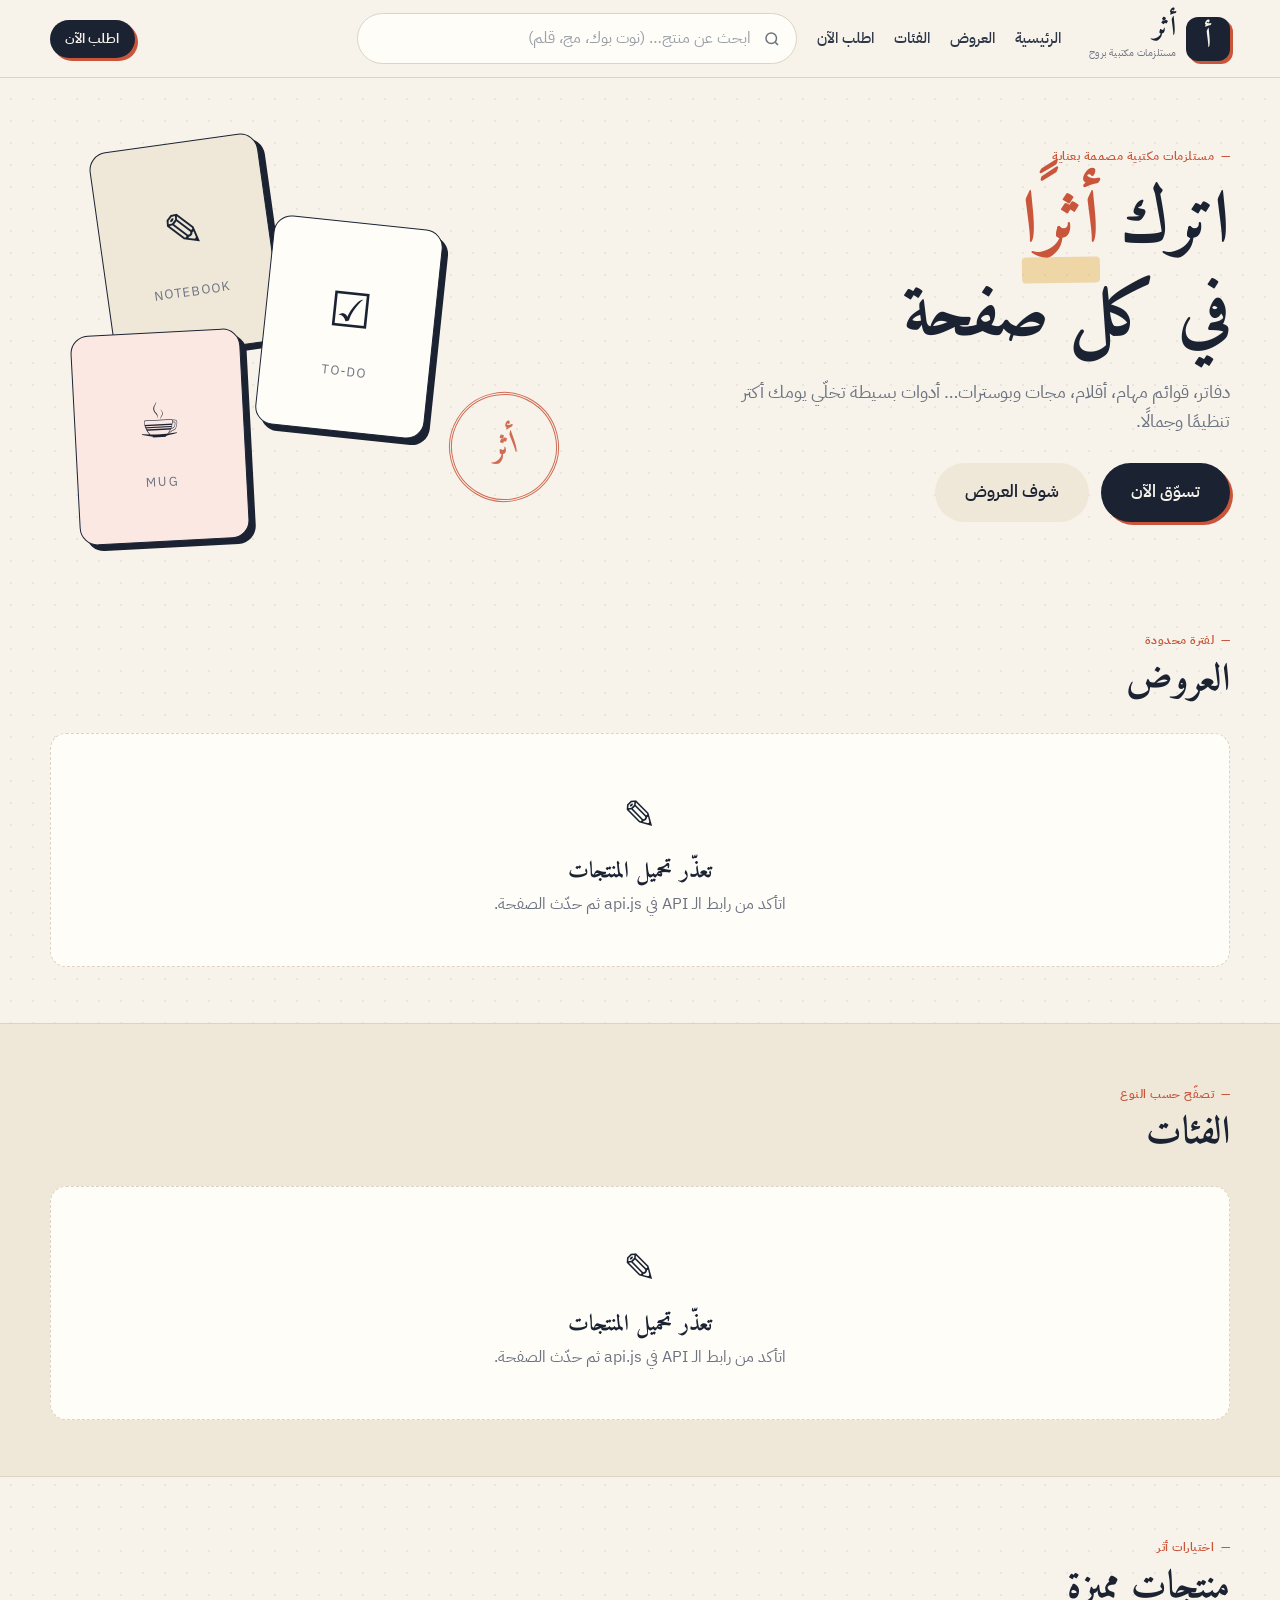
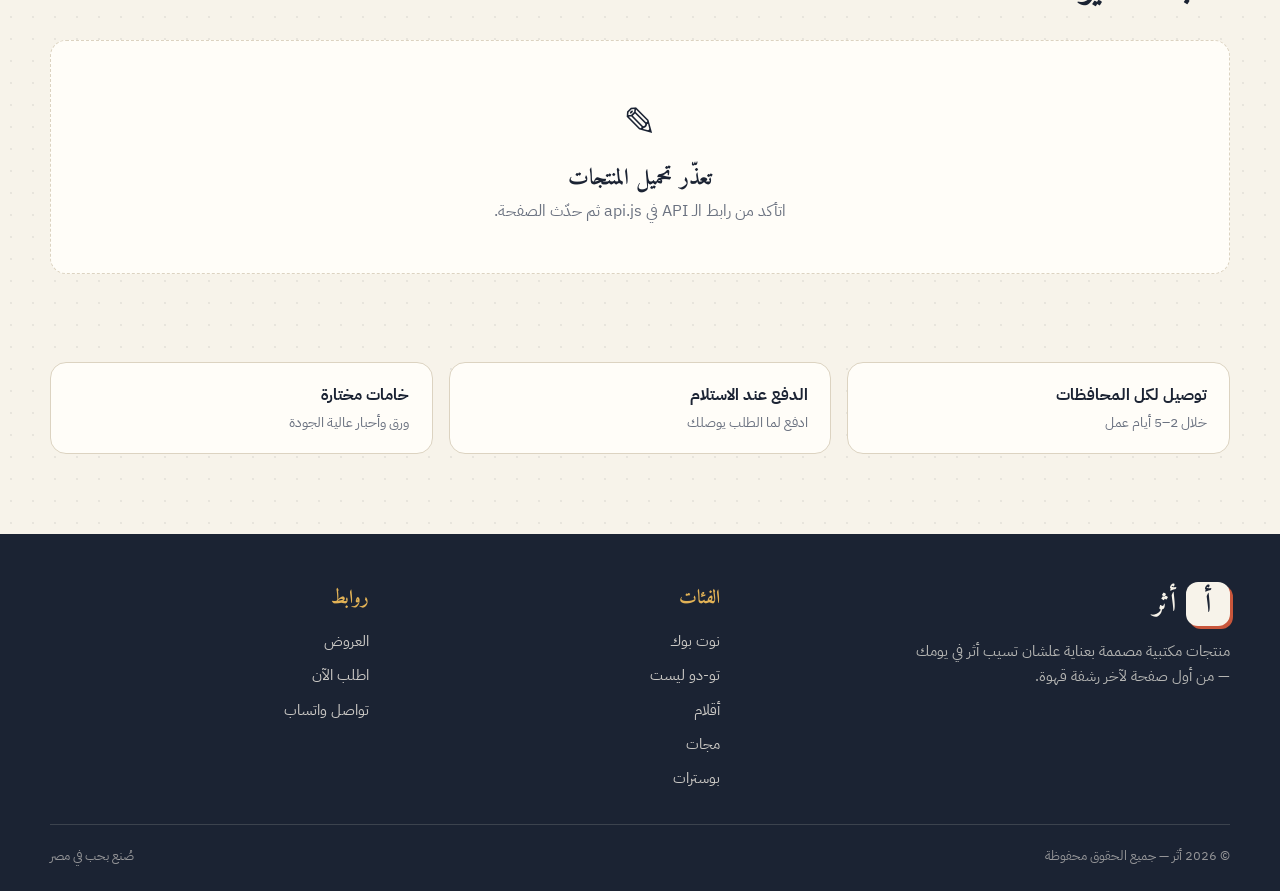
<file: index.html>
<!DOCTYPE html>
<html lang="ar" dir="rtl">
<head>
  <meta charset="UTF-8" />
  <meta name="viewport" content="width=device-width, initial-scale=1.0" />
  <title>أثر | مستلزمات مكتبية بروح</title>
  <meta name="description" content="أثر — نوت بوك، تو-دو ليست، أقلام، مجات وبوسترات مصممة بعناية لتترك أثرًا في يومك." />
  <link rel="preconnect" href="https://fonts.googleapis.com" />
  <link rel="preconnect" href="https://fonts.gstatic.com" crossorigin />
  <link href="https://fonts.googleapis.com/css2?family=Amiri:wght@400;700&family=IBM+Plex+Sans+Arabic:wght@300;400;500;600;700&display=swap" rel="stylesheet" />
  <link rel="stylesheet" href="styles.css" />
</head>
<body class="page-home">

  <div id="site-header"></div>

  <main>
    <!-- Hero -->
    <section class="hero hide-on-search">
      <div class="container hero-inner">
        <div class="hero-copy">
          <span class="eyebrow">مستلزمات مكتبية مصممة بعناية</span>
          <h1>اترك <em>أثرًا</em><br>في كل صفحة</h1>
          <p>دفاتر، قوائم مهام، أقلام، مجات وبوسترات… أدوات بسيطة تخلّي يومك أكتر تنظيمًا وجمالًا.</p>
          <div class="hero-actions">
            <a href="#categories" class="btn btn-primary btn-lg">تسوّق الآن</a>
            <a href="#offers" class="btn btn-ghost btn-lg">شوف العروض</a>
          </div>
        </div>
        <div class="hero-art" aria-hidden="true">
          <div class="art-card art-1"><span>✎</span><small>Notebook</small></div>
          <div class="art-card art-2"><span>☑</span><small>To-Do</small></div>
          <div class="art-card art-3"><span>☕</span><small>Mug</small></div>
          <div class="art-stamp">أثر</div>
        </div>
      </div>
    </section>

    <!-- نتائج البحث (تظهر فقط أثناء البحث) -->
    <section class="section search-section" id="searchSection">
      <div class="container">
        <div class="section-head">
          <h2 id="searchTitle">نتائج البحث</h2>
          <button class="btn btn-ghost btn-sm" id="clearSearch">مسح البحث ✕</button>
        </div>
        <div class="grid products-grid" id="searchGrid"></div>
      </div>
    </section>

    <!-- العروض -->
    <section class="section hide-on-search" id="offers">
      <div class="container">
        <div class="section-head">
          <div>
            <span class="eyebrow">لفترة محدودة</span>
            <h2>العروض</h2>
          </div>
          <span class="section-note" id="offersCount"></span>
        </div>
        <div class="grid products-grid" id="offersGrid"></div>
      </div>
    </section>

    <!-- الفئات -->
    <section class="section section-alt hide-on-search" id="categories">
      <div class="container">
        <div class="section-head">
          <div>
            <span class="eyebrow">تصفّح حسب النوع</span>
            <h2>الفئات</h2>
          </div>
        </div>
        <div class="grid categories-grid" id="categoriesGrid"></div>
      </div>
    </section>

    <!-- منتجات مميزة -->
    <section class="section hide-on-search" id="featured">
      <div class="container">
        <div class="section-head">
          <div>
            <span class="eyebrow">اختيارات أثر</span>
            <h2>منتجات مميزة</h2>
          </div>
        </div>
        <div class="grid products-grid" id="featuredGrid"></div>
      </div>
    </section>

    <!-- شريط مميزات -->
    <section class="perks hide-on-search">
      <div class="container perks-inner">
        <div class="perk"><strong>توصيل لكل المحافظات</strong><span>خلال 2–5 أيام عمل</span></div>
        <div class="perk"><strong>الدفع عند الاستلام</strong><span>ادفع لما الطلب يوصلك</span></div>
        <div class="perk"><strong>خامات مختارة</strong><span>ورق وأحبار عالية الجودة</span></div>
      </div>
    </section>
  </main>

  <div id="site-footer"></div>

  <script src="api.js"></script>
  <script src="app.js"></script>
  <script>
    (async () => {
      Athar.renderLayout();
      let allProducts = [];

      const offersGrid = document.getElementById('offersGrid');
      const featuredGrid = document.getElementById('featuredGrid');
      const categoriesGrid = document.getElementById('categoriesGrid');
      const searchGrid = document.getElementById('searchGrid');

      offersGrid.innerHTML = Athar.skeletons(4);
      featuredGrid.innerHTML = Athar.skeletons(4);
      categoriesGrid.innerHTML = Athar.skeletons(5, 'category');

      // البحث الحي
      const applySearch = (q) => {
        q = (q || '').trim().toLowerCase();
        if (!q) { document.body.classList.remove('is-searching'); return; }
        document.body.classList.add('is-searching');
        const res = allProducts.filter(p => p.name.toLowerCase().includes(q));
        document.getElementById('searchTitle').textContent = `نتائج البحث عن "${q}" (${res.length})`;
        searchGrid.innerHTML = res.length
          ? res.map(Athar.productCard).join('')
          : Athar.emptyState('مفيش منتج بالاسم ده', 'جرّب كلمة تانية أو تصفح الفئات.');
      };
      Athar.initSearch(applySearch);
      document.getElementById('clearSearch').addEventListener('click', () => Athar.setSearch(''));

      try {
        const [products, categories] = await Promise.all([API.getProducts(), API.getCategories()]);
        allProducts = products;

        // العروض
        const offers = products.filter(p => p.hasOffer);
        document.getElementById('offersCount').textContent = offers.length ? `${offers.length} عرض متاح` : '';
        offersGrid.innerHTML = offers.length
          ? offers.map(Athar.productCard).join('')
          : Athar.emptyState('مفيش عروض حاليًا', 'تابعنا، العروض بتنزل باستمرار.');

        // الفئات
        categoriesGrid.innerHTML = categories.length
          ? categories.map(Athar.categoryCard).join('')
          : Athar.emptyState('مفيش فئات بعد', 'ضيف منتجات في شيت المنتجات.');

        // المميزة (لو مفيش عمود "مميز" مفعّل، نعرض أول 8 منتجات متاحة)
        let featured = products.filter(p => p.featured);
        if (!featured.length) featured = products.filter(p => p.available).slice(0, 8);
        featuredGrid.innerHTML = featured.map(Athar.productCard).join('');

        // لو جاي من صفحة تانية ومعاه ?q=
        const q = Athar.getInitialQuery();
        if (q) { Athar.setSearch(q); applySearch(q); }
      } catch (err) {
        console.error(err);
        const msg = Athar.emptyState('تعذّر تحميل المنتجات', 'اتأكد من رابط الـ API في api.js ثم حدّث الصفحة.');
        offersGrid.innerHTML = msg; featuredGrid.innerHTML = msg; categoriesGrid.innerHTML = msg;
      }
    })();
  </script>
</body>
</html>
</file>
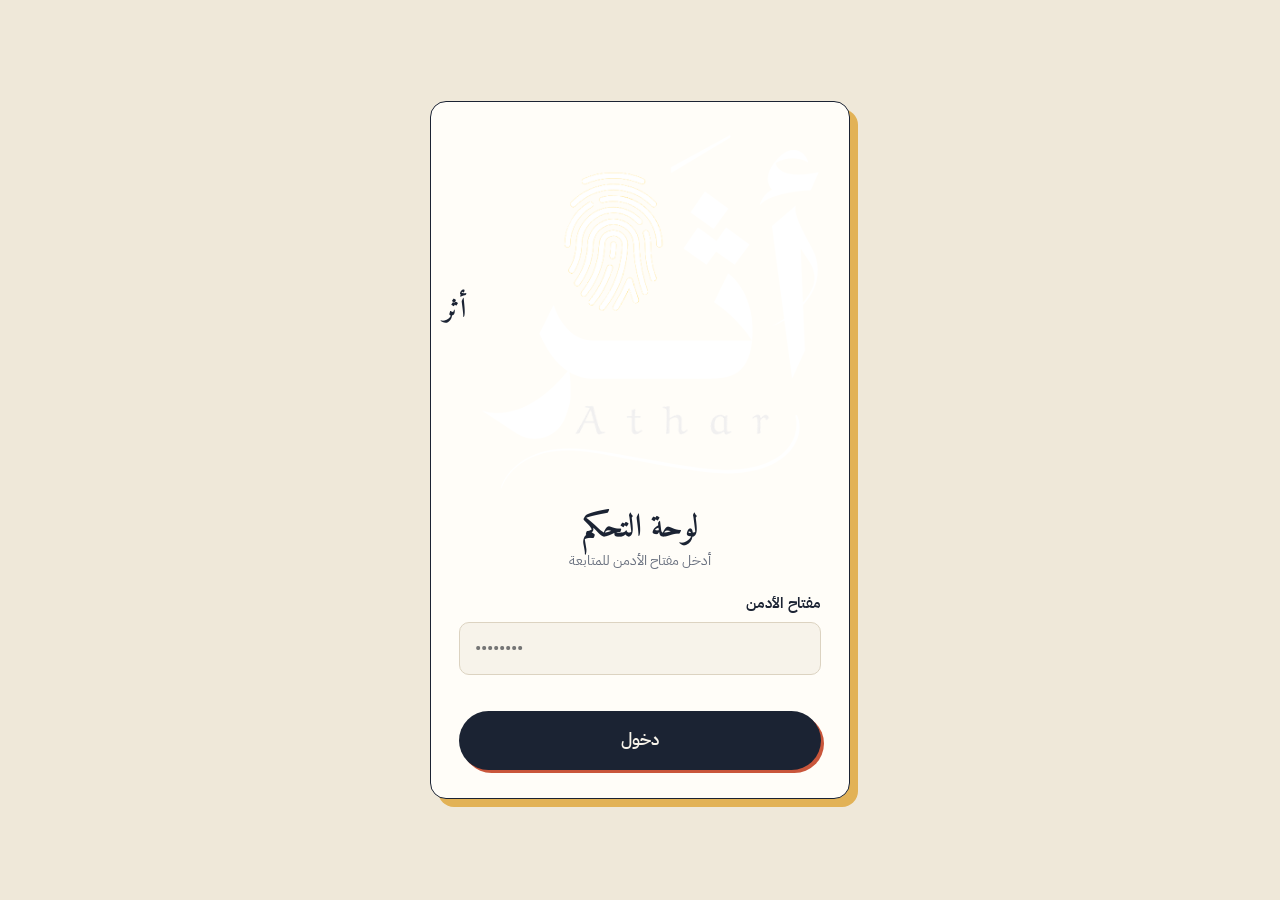
<file: admin.html>
<!DOCTYPE html>
<html lang="ar" dir="rtl">
<head>
  <meta charset="UTF-8" />
  <meta name="viewport" content="width=device-width, initial-scale=1.0" />
  <meta name="robots" content="noindex, nofollow, noarchive" />
  <title>لوحة التحكم | أثر</title>
  <link href="https://fonts.googleapis.com/css2?family=Amiri:wght@400;700&family=IBM+Plex+Sans+Arabic:wght@300;400;500;600;700&display=swap" rel="stylesheet" />
  <link rel="stylesheet" href="styles.css" />
  <style>
    [hidden]{display:none !important}
    body.page-admin{background-image:none;background:var(--paper-2)}
    .admin-login{min-height:100vh;display:grid;place-items:center;padding:1rem}
    .login-card{width:min(420px,100%);text-align:center;border-color:var(--ink);box-shadow:8px 8px 0 var(--mustard)}
    .login-card h1{font-size:2rem}.login-card .muted{margin-bottom:1.2rem}.login-card .field{text-align:start}
    .admin-bar{background:var(--ink);color:var(--paper);position:sticky;top:0;z-index:40}
    .admin-bar-inner{display:flex;align-items:center;gap:1.5rem;padding:.7rem 0;flex-wrap:wrap}
    .admin-bar .logo-mark{background:var(--paper);color:var(--ink)}.admin-bar .logo-tag{color:rgba(247,243,234,.6)}
    .admin-tabs{display:flex;gap:.4rem;background:rgba(255,255,255,.08);padding:.3rem;border-radius:999px}
    .admin-tabs .tab{border:none;background:none;color:var(--paper);padding:.45rem 1.1rem;border-radius:999px;cursor:pointer;font-weight:600;display:flex;gap:.5rem;align-items:center}
    .admin-tabs .tab.is-active{background:var(--paper);color:var(--ink)}
    .pill{background:var(--accent);color:#fff;font-size:.72rem;padding:.05rem .5rem;border-radius:999px;min-width:22px;text-align:center}
    .admin-bar-actions{margin-inline-start:auto;display:flex;gap:.5rem}
    .admin-bar .btn-outline{border-color:rgba(247,243,234,.5);color:var(--paper)}.admin-bar .btn-outline:hover{background:var(--paper);color:var(--ink)}
    .admin-main{padding:1.5rem 0 3rem}
    .stats{display:grid;grid-template-columns:repeat(auto-fit,minmax(170px,1fr));gap:1rem;margin-bottom:1.5rem}
    .stat{background:var(--white);border:1.5px solid var(--line);border-radius:var(--radius);padding:1rem 1.2rem}
    .stat span{display:block;font-size:.82rem;color:var(--muted)}.stat b{font-size:1.8rem;font-family:var(--font-display)}
    .stat small{font-size:.8rem;color:var(--muted);font-family:var(--font-body)}
    .stat-accent{border-color:var(--accent);box-shadow:4px 4px 0 var(--accent)}.stat-sage{border-color:var(--sage)}
    .admin-panel{background:var(--white);border:1.5px solid var(--line);border-radius:var(--radius);padding:1.25rem}
    .panel-head{display:flex;align-items:center;justify-content:space-between;gap:1rem;flex-wrap:wrap;margin-bottom:1rem}
    .panel-head h2{font-size:1.6rem}.panel-tools{display:flex;align-items:center;gap:.75rem;flex-wrap:wrap}.panel-tools .chips{margin:0}
    .tool-input{padding:.55rem .9rem;border:1.5px solid var(--line);border-radius:999px;background:var(--paper);outline:none;min-width:240px}
    .tool-input:focus{border-color:var(--ink)}.chip{cursor:pointer;font-family:inherit}
    .table-wrap{overflow-x:auto;border:1px solid var(--line);border-radius:var(--radius-sm)}
    .table{width:100%;border-collapse:collapse;font-size:.9rem;min-width:900px}
    .table th{background:var(--paper-2);text-align:start;padding:.75rem .8rem;font-weight:600;font-size:.82rem;white-space:nowrap}
    .table td{padding:.7rem .8rem;border-top:1px solid var(--line);vertical-align:middle}.table tbody tr:hover{background:var(--paper)}
    .td-center{text-align:center}.td-address{max-width:220px;white-space:nowrap;overflow:hidden;text-overflow:ellipsis}
    .td-date{white-space:nowrap;font-size:.82rem;color:var(--muted)}.td-actions{white-space:nowrap;display:flex;gap:.4rem}
    .row-muted td{opacity:.55}.link{color:var(--accent);text-decoration:underline dotted}
    .thumb-sm{width:48px;height:48px;object-fit:cover;border-radius:8px;border:1px solid var(--line)}
    .status-select{padding:.35rem .6rem;border-radius:999px;border:1.5px solid var(--line);font-weight:600;font-size:.82rem;cursor:pointer;background:var(--white)}
    .status-select.new{background:#fbe8e2;border-color:var(--accent);color:var(--accent-dark)}
    .status-select.confirmed{background:#fbf1d6;border-color:var(--mustard);color:#8a6410}
    .status-select.prep{background:var(--paper-2);border-color:var(--ink-2)}
    .status-select.shipped{background:#e6eef7;border-color:#6b8fb8;color:#2f4f78}
    .status-select.done{background:#eaf1e8;border-color:var(--sage);color:#3f6b3a}
    .status-select.cancel{background:#f1f1f1;border-color:#bbb;color:#777;text-decoration:line-through}
    .toggle{width:44px;height:24px;border-radius:999px;border:none;background:#cfc7b5;position:relative;cursor:pointer;transition:background .2s}
    .toggle i{position:absolute;top:3px;inset-inline-start:3px;width:18px;height:18px;border-radius:50%;background:#fff;transition:transform .2s}
    .toggle.on{background:var(--sage)}.toggle.on i{transform:translateX(-20px)}.toggle:disabled{opacity:.5}
    .btn-danger{background:#fbe8e2;color:var(--accent-dark)}.btn-danger:hover{background:var(--accent);color:#fff}
    .modal{position:fixed;inset:0;z-index:80;display:grid;place-items:center;padding:1rem}
    .modal-backdrop{position:absolute;inset:0;background:rgba(27,35,51,.55);backdrop-filter:blur(3px)}
    .modal-card{position:relative;width:min(640px,100%);max-height:92vh;overflow-y:auto;border-color:var(--ink);box-shadow:8px 8px 0 var(--accent)}
    .modal-head{display:flex;justify-content:space-between;align-items:center;margin-bottom:1rem}.modal-head h2{font-size:1.6rem}
    .modal-close{background:var(--paper-2);border:none;width:36px;height:36px;border-radius:50%;cursor:pointer}
    .checks{display:flex;gap:1.5rem;margin:.5rem 0 1.2rem}.check{display:flex;align-items:center;gap:.5rem;font-weight:500;cursor:pointer}
    .check input{width:18px;height:18px;accent-color:var(--accent)}.modal-actions{display:flex;justify-content:flex-end;gap:.6rem}
    .modal .field-row{grid-template-columns:1fr 1fr}
    @media (max-width:760px){.admin-tabs{order:3;flex-basis:100%;justify-content:center}.tool-input{min-width:0;width:100%}.modal .field-row{grid-template-columns:1fr}}
  </style>
</head>
<body class="page-admin">

  <section class="admin-login" id="loginScreen">
    <form class="card login-card" id="loginForm">
      <div class="logo" style="justify-content:center;margin-bottom:1rem"><img src="logo.png" class="logo-img" alt="أثر"><span class="logo-word">أثر</span></div>
      <h1>لوحة التحكم</h1>
      <p class="muted">أدخل مفتاح الأدمن للمتابعة</p>
      <div class="field">
        <label for="adminKey">مفتاح الأدمن</label>
        <input id="adminKey" type="password" placeholder="••••••••" required dir="ltr" />
        <small class="error" id="loginError"></small>
      </div>
      <button class="btn btn-primary btn-block btn-lg" id="loginBtn" type="submit"><span class="btn-text">دخول</span><span class="btn-loader"></span></button>
    </form>
  </section>

  <div class="admin" id="adminApp" hidden>
    <header class="admin-bar">
      <div class="container admin-bar-inner">
        <a href="index.html" class="logo" target="_blank"><img src="logo.png" class="logo-img" alt="أثر"><span><span class="logo-word">أثر</span><span class="logo-tag">لوحة التحكم</span></span></a>
        <nav class="admin-tabs">
          <button class="tab is-active" data-tab="orders">الطلبات <span class="pill" id="pillOrders">0</span></button>
          <button class="tab" data-tab="products">المنتجات <span class="pill" id="pillProducts">0</span></button>
        </nav>
        <div class="admin-bar-actions">
          <button class="btn btn-ghost btn-sm" id="refreshBtn">↻ تحديث</button>
          <button class="btn btn-outline btn-sm" id="logoutBtn">خروج</button>
        </div>
      </div>
    </header>

    <main class="container admin-main">
      <div class="stats" id="stats"></div>

      <section class="admin-panel" id="tab-orders">
        <div class="panel-head">
          <h2>الطلبات</h2>
          <div class="panel-tools">
            <input type="search" id="orderSearch" class="tool-input" placeholder="بحث بالاسم / الهاتف / رقم الطلب…">
            <div class="chips" id="statusChips"></div>
          </div>
        </div>
        <div class="table-wrap">
          <table class="table">
            <thead><tr><th>رقم الطلب</th><th>العميل</th><th>الهاتف</th><th>العنوان</th><th>المنتج</th><th>الكمية</th><th>التاريخ</th><th>الحالة</th></tr></thead>
            <tbody id="ordersBody"><tr><td colspan="8" class="td-center">جارٍ التحميل…</td></tr></tbody>
          </table>
        </div>
      </section>

      <section class="admin-panel" id="tab-products" hidden>
        <div class="panel-head">
          <h2>المنتجات</h2>
          <div class="panel-tools">
            <input type="search" id="productSearch" class="tool-input" placeholder="بحث باسم المنتج…">
            <button class="btn btn-primary btn-sm" id="addProductBtn">+ إضافة منتج</button>
          </div>
        </div>
        <div class="table-wrap">
          <table class="table">
            <thead><tr><th>الصورة</th><th>الاسم</th><th>الفئة</th><th>السعر</th><th>بعد الخصم</th><th>متاح</th><th>مميز</th><th>إجراءات</th></tr></thead>
            <tbody id="productsBody"><tr><td colspan="8" class="td-center">جارٍ التحميل…</td></tr></tbody>
          </table>
        </div>
      </section>
    </main>
  </div>

  <div class="modal" id="productModal" hidden>
    <div class="modal-backdrop" data-close></div>
    <form class="card modal-card" id="productForm">
      <div class="modal-head"><h2 id="modalTitle">إضافة منتج</h2><button type="button" class="modal-close" data-close>✕</button></div>
      <input type="hidden" id="pId">
      <div class="field"><label>اسم المنتج *</label><input id="pName" required></div>
      <div class="field-row">
        <div class="field"><label>الفئة *</label><select id="pCategory" required></select></div>
        <div class="field" id="customCatField" hidden><label>اسم الفئة الجديدة</label><input id="pCategoryCustom" placeholder="مثال: Stickers" dir="ltr"></div>
      </div>
      <div class="field-row">
        <div class="field"><label>السعر *</label><input id="pPrice" type="number" min="1" step="0.5" required></div>
        <div class="field"><label>السعر بعد الخصم</label><input id="pSale" type="number" min="0" step="0.5" placeholder="اتركه فارغًا لو مفيش عرض"></div>
      </div>
      <div class="field"><label>روابط الصور (افصل بينها بفاصلة)</label><textarea id="pImages" rows="2" dir="ltr" placeholder="https://... , https://..."></textarea></div>
      <div class="field"><label>الوصف</label><textarea id="pDesc" rows="3"></textarea></div>
      <div class="checks">
        <label class="check"><input type="checkbox" id="pAvailable" checked> متاح للبيع</label>
        <label class="check"><input type="checkbox" id="pFeatured"> منتج مميز</label>
      </div>
      <div class="modal-actions">
        <button type="button" class="btn btn-ghost" data-close>إلغاء</button>
        <button type="submit" class="btn btn-primary" id="saveProductBtn"><span class="btn-text">حفظ</span><span class="btn-loader"></span></button>
      </div>
    </form>
  </div>

  <script src="api.js"></script>
  <script src="app.js"></script>
  <script>
    (() => {
      const $ = (s, r = document) => r.querySelector(s);
      const STATUSES = ['جديد', 'تم التأكيد', 'قيد التجهيز', 'تم الشحن', 'تم التسليم', 'ملغي'];
      const STATUS_CLASS = { 'جديد': 'new', 'تم التأكيد': 'confirmed', 'قيد التجهيز': 'prep', 'تم الشحن': 'shipped', 'تم التسليم': 'done', 'ملغي': 'cancel' };
      const KEY_STORE = 'athar_admin_key';
      const adminKey = () => sessionStorage.getItem(KEY_STORE) || '';

      // اتصال الأدمن بالمحرك (مستقل عن api.js)
      async function call(action, payload = {}) {
        const res = await fetch(API_URL, { method: 'POST', redirect: 'follow',
          headers: { 'Content-Type': 'text/plain;charset=utf-8' },
          body: JSON.stringify({ action, key: adminKey(), ...payload }) });
        const json = await res.json();
        if (!json.ok) throw new Error(json.error || 'فشل تنفيذ العملية');
        if (['addProduct', 'updateProduct', 'deleteProduct'].includes(action)) sessionStorage.removeItem('athar_products_cache');
        return json.data;
      }

      let orders = [], products = [], statusFilter = 'الكل';
      const loading = (btn, on) => { btn.classList.toggle('is-loading', on); btn.disabled = on; };

      /* الدخول */
      $('#loginForm').addEventListener('submit', async e => {
        e.preventDefault();
        loading($('#loginBtn'), true); $('#loginError').textContent = '';
        sessionStorage.setItem(KEY_STORE, $('#adminKey').value.trim());
        try { await call('adminLogin'); enter(); }
        catch (err) { sessionStorage.removeItem(KEY_STORE); $('#loginError').textContent = err.message; }
        finally { loading($('#loginBtn'), false); }
      });
      $('#logoutBtn').addEventListener('click', () => { sessionStorage.removeItem(KEY_STORE); location.reload(); });
      if (adminKey()) enter();

      async function enter() { $('#loginScreen').hidden = true; $('#adminApp').hidden = false; await loadAll(); }

      async function loadAll() {
        try {
          [orders, products] = await Promise.all([call('getOrders'), API.getProducts(true)]);
          renderStats(); renderOrders(); renderProducts();
          $('#pillOrders').textContent = orders.filter(o => o.status === 'جديد').length;
          $('#pillProducts').textContent = products.length;
        } catch (err) {
          Athar.toast(err.message, 'error');
          if (/غير مصرح/.test(err.message)) { sessionStorage.removeItem(KEY_STORE); location.reload(); }
        }
      }
      $('#refreshBtn').addEventListener('click', loadAll);

      /* التبويبات */
      document.querySelectorAll('.admin-tabs .tab').forEach(t => t.addEventListener('click', () => {
        document.querySelectorAll('.admin-tabs .tab').forEach(x => x.classList.remove('is-active'));
        t.classList.add('is-active');
        document.querySelectorAll('.admin-panel').forEach(p => p.hidden = p.id !== `tab-${t.dataset.tab}`);
      }));

      /* الإحصائيات */
      function renderStats() {
        const count = s => orders.filter(o => o.status === s).length;
        const revenue = orders.filter(o => o.status === 'تم التسليم').reduce((sum, o) => {
          const p = products.find(x => x.name === o.product); return sum + (p ? p.finalPrice * o.quantity : 0); }, 0);
        $('#stats').innerHTML = `
          <div class="stat"><span>إجمالي الطلبات</span><b>${orders.length}</b></div>
          <div class="stat stat-accent"><span>طلبات جديدة</span><b>${count('جديد')}</b></div>
          <div class="stat"><span>قيد التنفيذ</span><b>${count('تم التأكيد') + count('قيد التجهيز') + count('تم الشحن')}</b></div>
          <div class="stat stat-sage"><span>مبيعات مُسلّمة</span><b>${Athar.fmt(revenue)}</b></div>
          <div class="stat"><span>المنتجات</span><b>${products.length} <small>(${products.filter(p => p.hasOffer).length} عرض)</small></b></div>`;
      }

      /* الطلبات */
      $('#statusChips').innerHTML = ['الكل', ...STATUSES].map(s => `<button type="button" class="chip ${s === 'الكل' ? 'is-active' : ''}" data-s="${s}">${s}</button>`).join('');
      $('#statusChips').addEventListener('click', e => {
        const b = e.target.closest('.chip'); if (!b) return;
        statusFilter = b.dataset.s;
        document.querySelectorAll('#statusChips .chip').forEach(c => c.classList.toggle('is-active', c === b));
        renderOrders();
      });
      $('#orderSearch').addEventListener('input', renderOrders);

      function renderOrders() {
        const q = $('#orderSearch').value.trim().toLowerCase();
        const list = orders.filter(o => (statusFilter === 'الكل' || o.status === statusFilter) &&
          (!q || [o.customer, o.phone, o.orderNo, o.product].join(' ').toLowerCase().includes(q)));
        $('#ordersBody').innerHTML = list.length ? list.map(o => `
          <tr>
            <td><b dir="ltr">${Athar.esc(o.orderNo)}</b></td>
            <td>${Athar.esc(o.customer)}</td>
            <td dir="ltr"><a class="link" href="https://wa.me/2${Athar.esc(o.phone.replace(/^0/, ''))}" target="_blank">${Athar.esc(o.phone)}</a></td>
            <td class="td-address" title="${Athar.esc(o.address)}">${Athar.esc(o.address)}</td>
            <td>${Athar.esc(o.product)}</td>
            <td class="td-center">${o.quantity}</td>
            <td dir="ltr" class="td-date">${Athar.esc(o.createdAt)}</td>
            <td><select class="status-select ${STATUS_CLASS[o.status] || ''}" data-order="${Athar.esc(o.orderNo)}">
              ${STATUSES.map(s => `<option ${s === o.status ? 'selected' : ''}>${s}</option>`).join('')}</select></td>
          </tr>`).join('') : `<tr><td colspan="8" class="td-center muted">مفيش طلبات مطابقة</td></tr>`;
      }

      $('#ordersBody').addEventListener('change', async e => {
        const sel = e.target.closest('.status-select'); if (!sel) return;
        const orderNo = sel.dataset.order, status = sel.value, o = orders.find(x => x.orderNo === orderNo);
        sel.disabled = true;
        try {
          await call('updateOrderStatus', { orderNo, status });
          o.status = status; sel.className = `status-select ${STATUS_CLASS[status]}`;
          renderStats(); $('#pillOrders').textContent = orders.filter(x => x.status === 'جديد').length;
          Athar.toast(`تم تحديث ${orderNo} → ${status}`, 'success');
        } catch (err) { Athar.toast(err.message, 'error'); sel.value = o.status; }
        finally { sel.disabled = false; }
      });

      /* المنتجات */
      $('#productSearch').addEventListener('input', renderProducts);
      function renderProducts() {
        const q = $('#productSearch').value.trim().toLowerCase();
        const list = products.filter(p => !q || p.name.toLowerCase().includes(q));
        $('#productsBody').innerHTML = list.length ? list.map(p => `
          <tr class="${p.available ? '' : 'row-muted'}">
            <td><img class="thumb-sm" src="${Athar.esc(p.image || Athar.PLACEHOLDER)}" onerror="this.src=Athar.PLACEHOLDER" alt=""></td>
            <td><b>${Athar.esc(p.name)}</b><br><a class="link muted" href="product.html?id=${p.id}" target="_blank">عرض في المتجر ↗</a></td>
            <td>${Athar.categoryMeta(p.category).icon} ${Athar.esc(Athar.categoryMeta(p.category).label)}</td>
            <td>${Athar.fmt(p.price)}</td>
            <td>${p.hasOffer ? `<span class="tag-sale">${Athar.fmt(p.salePrice)} (-${p.discountPct}%)</span>` : '<span class="muted">—</span>'}</td>
            <td><button class="toggle ${p.available ? 'on' : ''}" data-toggle="available" data-id="${p.id}"><i></i></button></td>
            <td><button class="toggle ${p.featured ? 'on' : ''}" data-toggle="featured" data-id="${p.id}"><i></i></button></td>
            <td class="td-actions">
              <button class="btn btn-ghost btn-sm" data-edit="${p.id}">تعديل</button>
              <button class="btn btn-danger btn-sm" data-del="${p.id}">حذف</button>
            </td>
          </tr>`).join('') : `<tr><td colspan="8" class="td-center muted">مفيش منتجات</td></tr>`;
      }

      const payloadOf = p => ({ name: p.name, category: p.category, price: p.price, salePrice: p.salePrice || '',
        images: (p.images || []).join(', '), description: p.description || '', available: !!p.available, featured: !!p.featured });

      $('#productsBody').addEventListener('click', async e => {
        const tg = e.target.closest('[data-toggle]'), ed = e.target.closest('[data-edit]'), del = e.target.closest('[data-del]');
        if (tg) {
          const p = products.find(x => x.id == tg.dataset.id), key = tg.dataset.toggle;
          tg.disabled = true;
          try {
            await call('updateProduct', { id: p.id, product: { ...payloadOf(p), [key]: !p[key] } });
            p[key] = !p[key]; tg.classList.toggle('on', p[key]); tg.closest('tr').classList.toggle('row-muted', !p.available);
            Athar.toast('تم الحفظ', 'success');
          } catch (err) { Athar.toast(err.message, 'error'); }
          finally { tg.disabled = false; }
        }
        if (ed) openModal(products.find(x => x.id == ed.dataset.id));
        if (del) {
          const p = products.find(x => x.id == del.dataset.id);
          if (!confirm(`متأكد من حذف "${p.name}"؟`)) return;
          try { await call('deleteProduct', { id: p.id }); Athar.toast('تم الحذف', 'success'); await loadAll(); }
          catch (err) { Athar.toast(err.message, 'error'); }
        }
      });

      /* المودال */
      const modal = $('#productModal'), form = $('#productForm'), catSelect = $('#pCategory');
      const fillCats = () => {
        const known = Object.keys(Athar.CATEGORY_META);
        const extra = [...new Set(products.map(p => p.category))].filter(c => c && !known.includes(c));
        catSelect.innerHTML = [...known, ...extra].map(c => `<option value="${Athar.esc(c)}">${Athar.esc(Athar.categoryMeta(c).label)} (${Athar.esc(c)})</option>`).join('') + `<option value="__custom">+ فئة جديدة…</option>`;
      };
      catSelect.addEventListener('change', () => $('#customCatField').hidden = catSelect.value !== '__custom');

      function openModal(p) {
        fillCats();
        $('#modalTitle').textContent = p ? 'تعديل منتج' : 'إضافة منتج';
        $('#pId').value = p ? p.id : '';
        $('#pName').value = p ? p.name : '';
        catSelect.value = p ? p.category : Object.keys(Athar.CATEGORY_META)[0];
        $('#customCatField').hidden = true; $('#pCategoryCustom').value = '';
        $('#pPrice').value = p ? p.price : '';
        $('#pSale').value = p && p.salePrice ? p.salePrice : '';
        $('#pImages').value = p ? (p.images || []).join(', ') : '';
        $('#pDesc').value = p ? (p.description || '') : '';
        $('#pAvailable').checked = p ? p.available : true;
        $('#pFeatured').checked = p ? !!p.featured : false;
        modal.hidden = false; document.body.style.overflow = 'hidden';
      }
      const closeModal = () => { modal.hidden = true; document.body.style.overflow = ''; };
      modal.addEventListener('click', e => { if (e.target.closest('[data-close]')) closeModal(); });
      document.addEventListener('keydown', e => { if (e.key === 'Escape' && !modal.hidden) closeModal(); });
      $('#addProductBtn').addEventListener('click', () => openModal(null));

      form.addEventListener('submit', async e => {
        e.preventDefault();
        const category = catSelect.value === '__custom' ? $('#pCategoryCustom').value.trim() : catSelect.value;
        if (!category) return Athar.toast('اكتب اسم الفئة', 'error');
        const price = parseFloat($('#pPrice').value), sale = parseFloat($('#pSale').value) || '';
        if (sale && sale >= price) return Athar.toast('السعر بعد الخصم لازم يكون أقل من السعر', 'error');
        const product = { name: $('#pName').value.trim(), category, price, salePrice: sale,
          images: $('#pImages').value.trim(), description: $('#pDesc').value.trim(),
          available: $('#pAvailable').checked, featured: $('#pFeatured').checked };
        const id = $('#pId').value;
        loading($('#saveProductBtn'), true);
        try {
          if (id) await call('updateProduct', { id, product }); else await call('addProduct', { product });
          Athar.toast(id ? 'تم تعديل المنتج' : 'تمت إضافة المنتج', 'success');
          closeModal(); await loadAll();
        } catch (err) { Athar.toast(err.message, 'error'); }
        finally { loading($('#saveProductBtn'), false); }
      });
    })();
  </script>
</body>
</html>
</file>
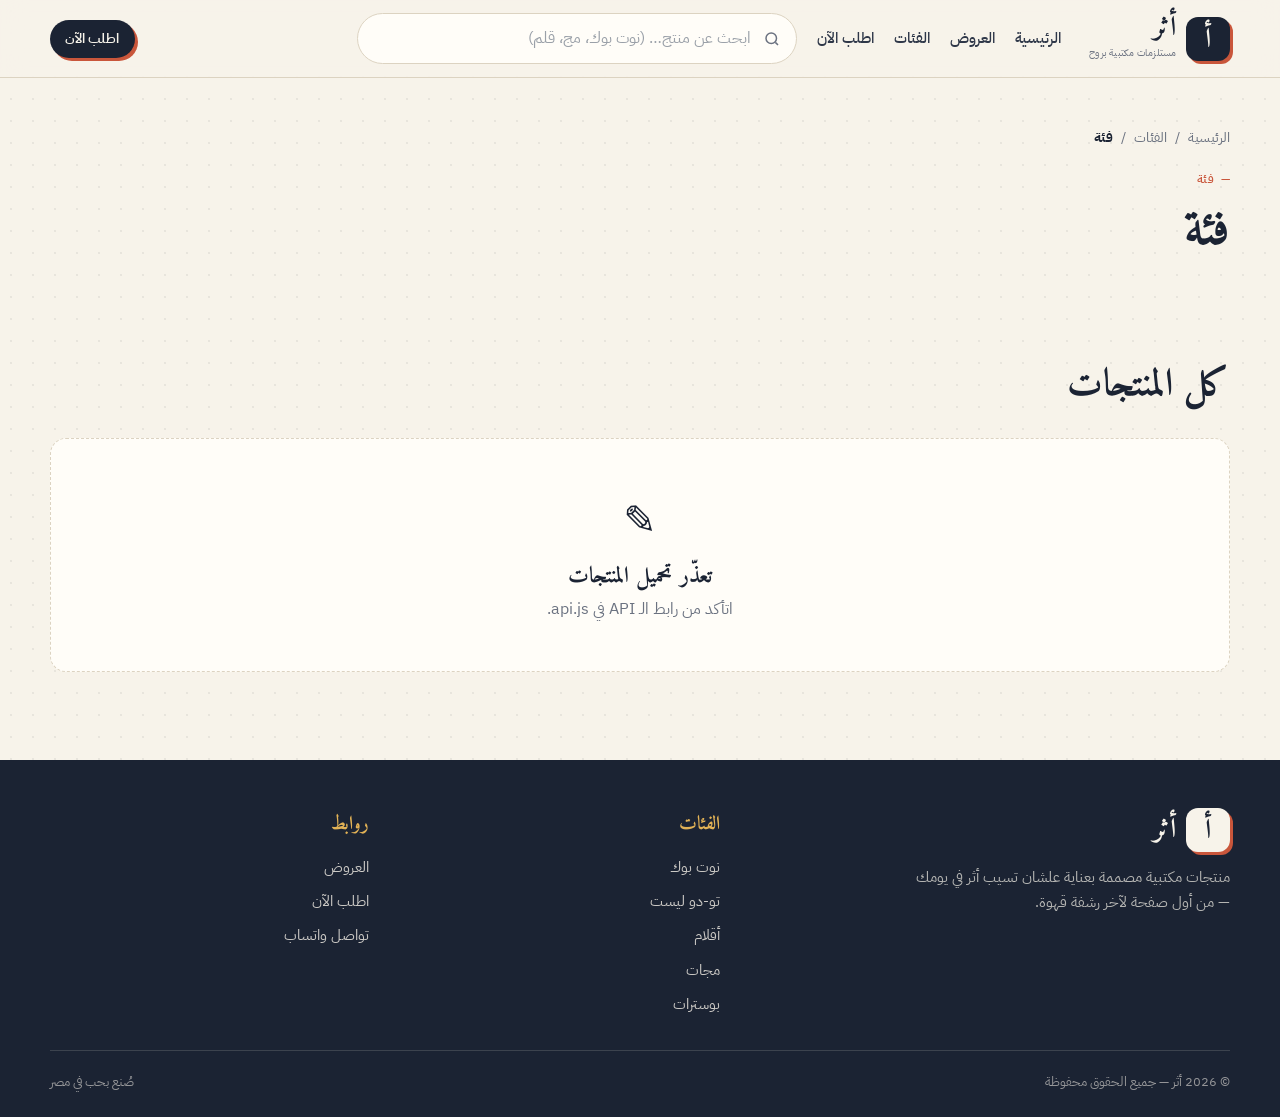
<file: category.html>
<!DOCTYPE html>
<html lang="ar" dir="rtl">
<head>
  <meta charset="UTF-8" />
  <meta name="viewport" content="width=device-width, initial-scale=1.0" />
  <title>الفئة | أثر</title>
  <link rel="preconnect" href="https://fonts.googleapis.com" />
  <link rel="preconnect" href="https://fonts.gstatic.com" crossorigin />
  <link href="https://fonts.googleapis.com/css2?family=Amiri:wght@400;700&family=IBM+Plex+Sans+Arabic:wght@300;400;500;600;700&display=swap" rel="stylesheet" />
  <link rel="stylesheet" href="styles.css" />
</head>
<body class="page-category">

  <div id="site-header"></div>

  <main>
    <section class="page-hero">
      <div class="container">
        <nav class="breadcrumb" aria-label="مسار التصفح">
          <a href="index.html">الرئيسية</a><span>/</span><a href="index.html#categories">الفئات</a><span>/</span><b id="crumbCat">…</b>
        </nav>
        <span class="eyebrow">فئة</span>
        <h1 id="catTitle">…</h1>
        <p class="lead" id="catDesc"></p>
        <div class="chips" id="catChips"></div>
      </div>
    </section>

    <section class="section">
      <div class="container">
        <div class="section-head">
          <h2 id="resultTitle">كل المنتجات</h2>
          <span class="section-note" id="resultCount"></span>
        </div>
        <div class="grid products-grid" id="productsGrid"></div>
      </div>
    </section>
  </main>

  <div id="site-footer"></div>

  <script src="api.js"></script>
  <script src="app.js"></script>
  <script>
    (async () => {
      Athar.renderLayout();
      const params = new URLSearchParams(location.search);
      const cat = (params.get('cat') || '').trim();
      const meta = Athar.categoryMeta(cat);

      document.title = `${meta.label} | أثر`;
      document.getElementById('crumbCat').textContent = meta.label;
      document.getElementById('catTitle').textContent = meta.label;
      document.getElementById('catDesc').textContent = meta.desc || '';

      const grid = document.getElementById('productsGrid');
      const resultTitle = document.getElementById('resultTitle');
      const resultCount = document.getElementById('resultCount');
      grid.innerHTML = Athar.skeletons(8);

      let items = [];
      const render = (list, q) => {
        resultTitle.textContent = q ? `نتائج "${q}" في ${meta.label}` : `كل منتجات ${meta.label}`;
        resultCount.textContent = `${list.length} منتج`;
        grid.innerHTML = list.length
          ? list.map(Athar.productCard).join('')
          : Athar.emptyState('مفيش منتجات هنا', q ? 'جرّب كلمة بحث تانية.' : 'ضيف منتجات للفئة دي في الشيت.');
      };

      // البحث الحي داخل الفئة
      Athar.initSearch(q => {
        q = (q || '').trim().toLowerCase();
        render(q ? items.filter(p => p.name.toLowerCase().includes(q)) : items, q);
      });

      try {
        const [products, categories] = await Promise.all([API.getProducts(), API.getCategories()]);
        // شرائح للتنقل بين الفئات
        document.getElementById('catChips').innerHTML = categories.map(c => {
          const m = Athar.categoryMeta(c.name);
          return `<a class="chip ${c.name === cat ? 'is-active' : ''}" href="category.html?cat=${encodeURIComponent(c.name)}">${m.icon} ${Athar.esc(m.label)}</a>`;
        }).join('');

        if (!cat) {
          resultTitle.textContent = 'اختر فئة';
          grid.innerHTML = Athar.emptyState('لم يتم تحديد فئة', 'اختر فئة من الشرائح أعلاه.');
          return;
        }
        items = products.filter(p => p.category.toLowerCase() === cat.toLowerCase());
        render(items, '');
      } catch (err) {
        console.error(err);
        grid.innerHTML = Athar.emptyState('تعذّر تحميل المنتجات', 'اتأكد من رابط الـ API في api.js.');
      }
    })();
  </script>
</body>
</html>
</file>
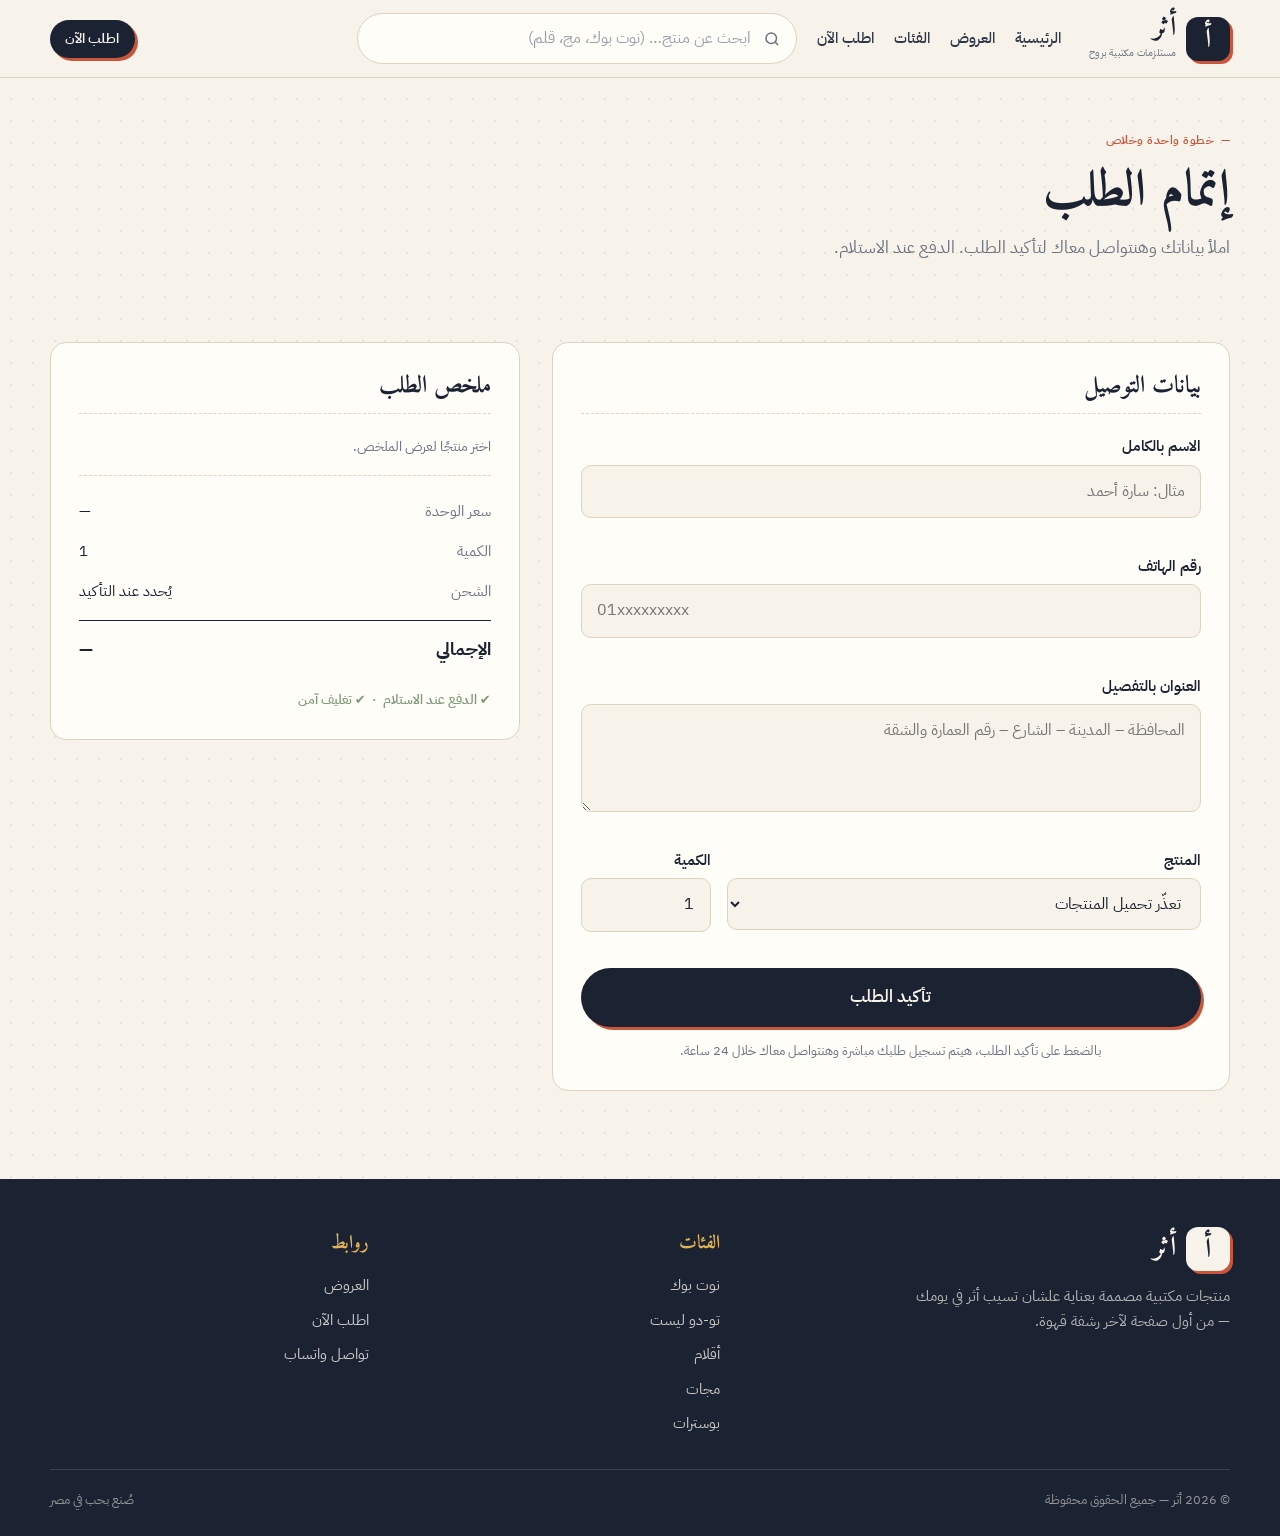
<file: checkout.html>
<!DOCTYPE html>
<html lang="ar" dir="rtl">
<head>
  <meta charset="UTF-8" />
  <meta name="viewport" content="width=device-width, initial-scale=1.0" />
  <title>إتمام الطلب | أثر</title>
  <link rel="preconnect" href="https://fonts.googleapis.com" />
  <link rel="preconnect" href="https://fonts.gstatic.com" crossorigin />
  <link href="https://fonts.googleapis.com/css2?family=Amiri:wght@400;700&family=IBM+Plex+Sans+Arabic:wght@300;400;500;600;700&display=swap" rel="stylesheet" />
  <link rel="stylesheet" href="styles.css" />
</head>
<body class="page-checkout">

  <div id="site-header"></div>

  <main>
    <section class="page-hero">
      <div class="container">
        <span class="eyebrow">خطوة واحدة وخلاص</span>
        <h1>إتمام الطلب</h1>
        <p class="lead">املأ بياناتك وهنتواصل معاك لتأكيد الطلب. الدفع عند الاستلام.</p>
      </div>
    </section>

    <section class="section">
      <div class="container checkout-layout">

        <!-- الفورم -->
        <form class="card form-card" id="orderForm" novalidate>
          <h2 class="card-title">بيانات التوصيل</h2>

          <div class="field">
            <label for="customerName">الاسم بالكامل</label>
            <input id="customerName" name="customerName" type="text" placeholder="مثال: سارة أحمد" required minlength="3" />
            <small class="error"></small>
          </div>

          <div class="field">
            <label for="phone">رقم الهاتف</label>
            <input id="phone" name="phone" type="tel" inputmode="numeric" placeholder="01xxxxxxxxx" required dir="ltr" />
            <small class="error"></small>
          </div>

          <div class="field">
            <label for="address">العنوان بالتفصيل</label>
            <textarea id="address" name="address" rows="3" placeholder="المحافظة – المدينة – الشارع – رقم العمارة والشقة" required minlength="10"></textarea>
            <small class="error"></small>
          </div>

          <div class="field-row">
            <div class="field">
              <label for="product">المنتج</label>
              <select id="product" name="product" required>
                <option value="">جارٍ التحميل…</option>
              </select>
              <small class="error"></small>
            </div>
            <div class="field field-qty">
              <label for="quantity">الكمية</label>
              <input id="quantity" name="quantity" type="number" min="1" max="50" value="1" required />
              <small class="error"></small>
            </div>
          </div>

          <button type="submit" class="btn btn-primary btn-lg btn-block" id="submitBtn">
            <span class="btn-text">تأكيد الطلب</span>
            <span class="btn-loader" aria-hidden="true"></span>
          </button>
          <p class="form-hint">بالضغط على تأكيد الطلب، هيتم تسجيل طلبك مباشرة وهنتواصل معاك خلال 24 ساعة.</p>
        </form>

        <!-- ملخص الطلب -->
        <aside class="card summary-card" id="summary">
          <h2 class="card-title">ملخص الطلب</h2>
          <div class="summary-product" id="summaryProduct">
            <div class="skeleton" style="width:80px;height:80px;border-radius:12px"></div>
            <div style="flex:1"><div class="skeleton" style="height:18px;width:70%"></div><div class="skeleton" style="height:14px;width:40%;margin-top:8px"></div></div>
          </div>
          <dl class="summary-lines">
            <div><dt>سعر الوحدة</dt><dd id="sumUnit">—</dd></div>
            <div><dt>الكمية</dt><dd id="sumQty">1</dd></div>
            <div><dt>الشحن</dt><dd>يُحدد عند التأكيد</dd></div>
            <div class="total"><dt>الإجمالي</dt><dd id="sumTotal">—</dd></div>
          </dl>
          <div class="summary-note">✔ الدفع عند الاستلام &nbsp;·&nbsp; ✔ تغليف آمن</div>
        </aside>

        <!-- رسالة النجاح -->
        <div class="card success-card" id="successCard" hidden>
          <div class="success-icon">✓</div>
          <h2>تم تسجيل طلبك بنجاح!</h2>
          <p>رقم طلبك هو <b id="orderNo" dir="ltr"></b><br>هنتواصل معاك على رقمك لتأكيد الطلب وتفاصيل الشحن.</p>
          <div class="hero-actions">
            <a href="index.html" class="btn btn-primary">ارجع للرئيسية</a>
            <a href="checkout.html" class="btn btn-ghost">طلب جديد</a>
          </div>
        </div>

      </div>
    </section>
  </main>

  <div id="site-footer"></div>

  <script src="api.js"></script>
  <script src="app.js"></script>
  <script>
    (async () => {
      Athar.renderLayout();
      Athar.initSearch(null);

      const params = new URLSearchParams(location.search);
      const preId = params.get('id');
      const preQty = Math.max(1, parseInt(params.get('qty') || '1', 10) || 1);

      const form = document.getElementById('orderForm');
      const select = document.getElementById('product');
      const qtyEl = document.getElementById('quantity');
      qtyEl.value = Math.min(preQty, 50);

      let products = [];
      const byId = id => products.find(p => String(p.id) === String(id));

      const updateSummary = () => {
        const p = byId(select.value);
        const qty = Math.max(1, parseInt(qtyEl.value, 10) || 1);
        document.getElementById('sumQty').textContent = qty;
        if (!p) {
          document.getElementById('summaryProduct').innerHTML = `<p class="muted">اختر منتجًا لعرض الملخص.</p>`;
          document.getElementById('sumUnit').textContent = '—';
          document.getElementById('sumTotal').textContent = '—';
          return;
        }
        document.getElementById('summaryProduct').innerHTML = `
          <img src="${Athar.esc(p.image || Athar.PLACEHOLDER)}" alt="" onerror="this.src=Athar.PLACEHOLDER">
          <div>
            <b>${Athar.esc(p.name)}</b>
            <span class="muted">${Athar.esc(Athar.categoryMeta(p.category).label)}</span>
            ${p.hasOffer ? `<span class="tag-sale">خصم ${p.discountPct}%</span>` : ''}
          </div>`;
        document.getElementById('sumUnit').textContent = Athar.fmt(p.finalPrice);
        document.getElementById('sumTotal').textContent = Athar.fmt(p.finalPrice * qty);
      };

      try {
        products = (await API.getProducts()).filter(p => p.available);
        select.innerHTML = `<option value="">— اختر المنتج —</option>` +
          products.map(p => `<option value="${p.id}">${Athar.esc(p.name)} — ${Athar.fmt(p.finalPrice)}</option>`).join('');
        if (preId && byId(preId)) select.value = preId;
      } catch (e) {
        select.innerHTML = `<option value="">تعذّر تحميل المنتجات</option>`;
      }
      updateSummary();
      select.addEventListener('change', updateSummary);
      qtyEl.addEventListener('input', updateSummary);

      // تحقق بسيط
      const setErr = (id, msg) => {
        const field = document.getElementById(id).closest('.field');
        field.classList.toggle('has-error', !!msg);
        field.querySelector('.error').textContent = msg || '';
      };
      const validate = () => {
        let ok = true;
        const name = form.customerName.value.trim();
        const phone = form.phone.value.replace(/[\s-]/g, '');
        const address = form.address.value.trim();
        const qty = parseInt(qtyEl.value, 10);
        setErr('customerName', name.length < 3 ? 'اكتب اسمك بالكامل' : ''); ok &&= name.length >= 3;
        setErr('phone', !/^\+?\d{8,15}$/.test(phone) ? 'رقم الهاتف غير صحيح' : ''); ok &&= /^\+?\d{8,15}$/.test(phone);
        setErr('address', address.length < 10 ? 'اكتب عنوانًا مفصلًا' : ''); ok &&= address.length >= 10;
        setErr('product', !select.value ? 'اختر المنتج' : ''); ok &&= !!select.value;
        setErr('quantity', !(qty >= 1 && qty <= 50) ? 'الكمية من 1 إلى 50' : ''); ok &&= qty >= 1 && qty <= 50;
        return ok;
      };

      form.addEventListener('submit', async (e) => {
        e.preventDefault();
        if (!validate()) return;
        const p = byId(select.value);
        const btn = document.getElementById('submitBtn');
        btn.classList.add('is-loading'); btn.disabled = true;
        try {
          const res = await API.createOrder({
            customerName: form.customerName.value.trim(),
            phone: form.phone.value.replace(/[\s-]/g, ''),
            address: form.address.value.trim(),
            product: p.name,
            quantity: parseInt(qtyEl.value, 10)
          });
          document.getElementById('orderNo').textContent = res.orderNo;
          form.hidden = true;
          document.getElementById('summary').hidden = true;
          document.getElementById('successCard').hidden = false;
          window.scrollTo({ top: 0, behavior: 'smooth' });
          Athar.toast('تم تسجيل طلبك بنجاح 🎉', 'success');
        } catch (err) {
          console.error(err);
          Athar.toast(err.message || 'حصل خطأ أثناء إرسال الطلب، حاول تاني', 'error');
        } finally {
          btn.classList.remove('is-loading'); btn.disabled = false;
        }
      });
    })();
  </script>
</body>
</html>
</file>
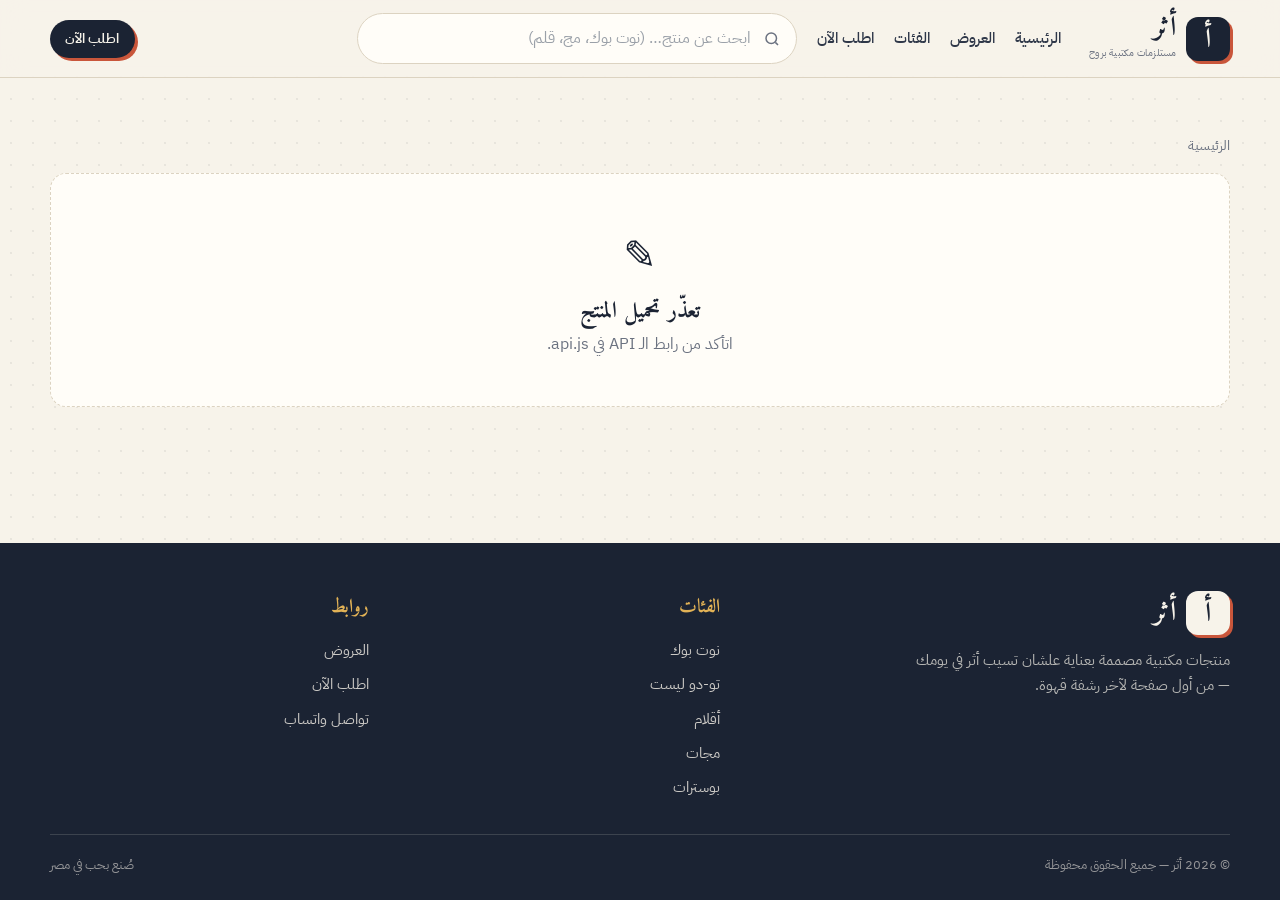
<file: product.html>
<!DOCTYPE html>
<html lang="ar" dir="rtl">
<head>
  <meta charset="UTF-8" />
  <meta name="viewport" content="width=device-width, initial-scale=1.0" />
  <title>المنتج | أثر</title>
  <link rel="preconnect" href="https://fonts.googleapis.com" />
  <link rel="preconnect" href="https://fonts.gstatic.com" crossorigin />
  <link href="https://fonts.googleapis.com/css2?family=Amiri:wght@400;700&family=IBM+Plex+Sans+Arabic:wght@300;400;500;600;700&display=swap" rel="stylesheet" />
  <link rel="stylesheet" href="styles.css" />
</head>
<body class="page-product">

  <div id="site-header"></div>

  <main>
    <section class="section">
      <div class="container">
        <nav class="breadcrumb" aria-label="مسار التصفح" id="crumbs">
          <a href="index.html">الرئيسية</a>
        </nav>

        <div class="product-layout" id="productLayout">
          <div class="gallery">
            <div class="skeleton" style="aspect-ratio:1/1"></div>
          </div>
          <div class="product-info">
            <div class="skeleton" style="height:28px;width:60%"></div>
            <div class="skeleton" style="height:48px;width:80%;margin-top:14px"></div>
            <div class="skeleton" style="height:20px;width:40%;margin-top:14px"></div>
          </div>
        </div>
      </div>
    </section>

    <section class="section section-alt" id="relatedSection" hidden>
      <div class="container">
        <div class="section-head">
          <div><span class="eyebrow">قد يعجبك أيضًا</span><h2>منتجات مشابهة</h2></div>
        </div>
        <div class="grid products-grid" id="relatedGrid"></div>
      </div>
    </section>
  </main>

  <div id="site-footer"></div>

  <script src="api.js"></script>
  <script src="app.js"></script>
  <script>
    (async () => {
      Athar.renderLayout();
      Athar.initSearch(null); // البحث هنا يحوّل للرئيسية

      const id = new URLSearchParams(location.search).get('id');
      const layout = document.getElementById('productLayout');

      try {
        const p = await API.getProduct(id);
        if (!p) {
          layout.innerHTML = Athar.emptyState('المنتج غير موجود', 'يمكن اتحذف أو الرابط غلط.');
          return;
        }
        const meta = Athar.categoryMeta(p.category);
        document.title = `${p.name} | أثر`;
        document.getElementById('crumbs').innerHTML =
          `<a href="index.html">الرئيسية</a><span>/</span><a href="category.html?cat=${encodeURIComponent(p.category)}">${Athar.esc(meta.label)}</a><span>/</span><b>${Athar.esc(p.name)}</b>`;

        const images = p.images.length ? p.images : [Athar.PLACEHOLDER];
        const thumbs = images.length > 1
          ? `<div class="thumbs">${images.map((src, i) => `<button class="thumb ${i === 0 ? 'is-active' : ''}" data-src="${Athar.esc(src)}"><img src="${Athar.esc(src)}" alt="" onerror="this.src=Athar.PLACEHOLDER"></button>`).join('')}</div>`
          : '';

        layout.innerHTML = `
          <div class="gallery">
            <div class="gallery-main">
              ${p.hasOffer ? `<span class="badge">خصم ${p.discountPct}%</span>` : ''}
              ${!p.available ? `<span class="badge badge-out">غير متاح حاليًا</span>` : ''}
              <img id="mainImg" src="${Athar.esc(images[0])}" alt="${Athar.esc(p.name)}" onerror="this.src=Athar.PLACEHOLDER">
            </div>
            ${thumbs}
          </div>

          <div class="product-info">
            <a class="product-cat" href="category.html?cat=${encodeURIComponent(p.category)}">${meta.icon} ${Athar.esc(meta.label)}</a>
            <h1>${Athar.esc(p.name)}</h1>

            <div class="price-row price-row-lg">
              <span class="price">${Athar.fmt(p.finalPrice)}</span>
              ${p.hasOffer ? `<span class="price-old">${Athar.fmt(p.price)}</span><span class="save">وفّر ${Athar.fmt(p.price - p.finalPrice)}</span>` : ''}
            </div>

            <p class="product-desc">${Athar.esc(p.description || 'منتج من مجموعة أثر، مصنوع بخامات مختارة بعناية.').replace(/\n/g, '<br>')}</p>

            <div class="stock ${p.available ? 'in' : 'out'}">
              <i></i>${p.available ? 'متاح في المخزون' : 'غير متاح حاليًا'}
            </div>

            <div class="order-box">
              <label class="qty-label">الكمية</label>
              <div class="qty">
                <button type="button" id="qtyMinus" aria-label="تقليل">−</button>
                <input type="number" id="qtyInput" min="1" max="50" value="1">
                <button type="button" id="qtyPlus" aria-label="زيادة">+</button>
              </div>
              <a id="orderBtn" class="btn btn-primary btn-lg ${p.available ? '' : 'is-disabled'}" href="checkout.html?id=${p.id}&qty=1">اطلب الآن</a>
            </div>

            <ul class="assurances">
              <li>الدفع عند الاستلام</li>
              <li>توصيل خلال 2–5 أيام عمل</li>
              <li>تغليف آمن ومناسب للإهداء</li>
            </ul>
          </div>`;

        // الصور المصغرة
        document.querySelectorAll('.thumb').forEach(btn => btn.addEventListener('click', () => {
          document.querySelectorAll('.thumb').forEach(b => b.classList.remove('is-active'));
          btn.classList.add('is-active');
          document.getElementById('mainImg').src = btn.dataset.src;
        }));

        // الكمية
        const qtyInput = document.getElementById('qtyInput');
        const orderBtn = document.getElementById('orderBtn');
        const syncQty = () => {
          let v = parseInt(qtyInput.value, 10); if (!v || v < 1) v = 1; if (v > 50) v = 50;
          qtyInput.value = v;
          orderBtn.href = `checkout.html?id=${p.id}&qty=${v}`;
        };
        document.getElementById('qtyMinus').onclick = () => { qtyInput.value = +qtyInput.value - 1; syncQty(); };
        document.getElementById('qtyPlus').onclick = () => { qtyInput.value = +qtyInput.value + 1; syncQty(); };
        qtyInput.addEventListener('input', syncQty);
        if (!p.available) orderBtn.addEventListener('click', e => { e.preventDefault(); Athar.toast('المنتج غير متاح حاليًا', 'error'); });

        // منتجات مشابهة
        const all = await API.getProducts();
        const related = all.filter(x => x.category === p.category && x.id !== p.id).slice(0, 4);
        if (related.length) {
          document.getElementById('relatedSection').hidden = false;
          document.getElementById('relatedGrid').innerHTML = related.map(Athar.productCard).join('');
        }
      } catch (err) {
        console.error(err);
        layout.innerHTML = Athar.emptyState('تعذّر تحميل المنتج', 'اتأكد من رابط الـ API في api.js.');
      }
    })();
  </script>
</body>
</html>
</file>
<file: styles.css>
/* =========================================================
   أثر — الهوية البصرية الموحدة
   لوحة الألوان: حبر داكن + ورق كريمي + تراكوتا + خردلي
   الخطوط: Amiri (عناوين) + IBM Plex Sans Arabic (نصوص)
   ========================================================= */

:root{
  --ink:#1b2333;
  --ink-2:#2e3748;
  --paper:#f7f3ea;
  --paper-2:#efe8d9;
  --paper-3:#e6dcc7;
  --accent:#c9563b;
  --accent-dark:#a94430;
  --mustard:#e2b256;
  --sage:#7f9a7a;
  --muted:#6b7280;
  --line:#dcd3c1;
  --white:#fffdf8;
  --shadow:0 10px 30px rgba(27,35,51,.08);
  --radius:16px;
  --radius-sm:10px;
  --font-body:"IBM Plex Sans Arabic",system-ui,-apple-system,"Segoe UI",Tahoma,sans-serif;
  --font-display:"Amiri","IBM Plex Sans Arabic",serif;
  --container:1180px;
}

*{box-sizing:border-box;margin:0;padding:0}
html{scroll-behavior:smooth}
body{
  font-family:var(--font-body);
  color:var(--ink);
  background:var(--paper);
  /* نمط نقاط خفيف زي ورق النوت بوك */
  background-image:radial-gradient(rgba(27,35,51,.07) 1px,transparent 1px);
  background-size:22px 22px;
  line-height:1.7;
  min-height:100vh;
  display:flex;flex-direction:column;
}
main{flex:1}
img{max-width:100%;display:block}
a{color:inherit;text-decoration:none}
button,input,select,textarea{font:inherit;color:inherit}
h1,h2,h3{font-family:var(--font-display);line-height:1.25;font-weight:700}
.container{width:min(var(--container),calc(100% - 2rem));margin-inline:auto}
.muted{color:var(--muted);font-size:.9rem}

/* ---------- Header ---------- */
.site-header{
  position:sticky;top:0;z-index:50;
  background:rgba(247,243,234,.85);
  backdrop-filter:blur(12px);
  border-bottom:1px solid var(--line);
}
.header-inner{display:flex;align-items:center;gap:1.25rem;padding:.8rem 0}
.logo{display:flex;align-items:center;gap:.6rem;flex-shrink:0}
.logo-mark{
  width:44px;height:44px;border-radius:12px;
  background:var(--ink);color:var(--paper);
  font-family:var(--font-display);font-size:1.7rem;font-weight:700;
  display:grid;place-items:center;
  box-shadow:3px 3px 0 var(--accent);
  transition:transform .2s;
}
.logo:hover .logo-mark{transform:rotate(-6deg)}
.logo-word{font-family:var(--font-display);font-size:1.7rem;font-weight:700;line-height:1}
.logo-tag{display:block;font-size:.65rem;color:var(--muted);letter-spacing:.02em}
.nav{display:flex;gap:1.25rem;margin-inline-start:.5rem}
.nav a{font-weight:500;font-size:.95rem;position:relative;padding:.25rem 0;color:var(--ink-2)}
.nav a::after{content:"";position:absolute;inset-inline:0;bottom:-2px;height:2px;background:var(--accent);transform:scaleX(0);transform-origin:right;transition:transform .25s}
.nav a:hover::after{transform:scaleX(1)}
.header-actions{margin-inline-start:auto;display:flex;align-items:center;gap:.75rem}
.menu-toggle{display:none;background:none;border:1px solid var(--line);border-radius:10px;width:42px;height:42px;cursor:pointer;font-size:1.2rem}

/* البحث */
.search{
  flex:1;max-width:440px;position:relative;
}
.search input{
  width:100%;padding:.7rem 2.8rem .7rem 1rem;
  border:1.5px solid var(--line);border-radius:999px;
  background:var(--white);outline:none;transition:border-color .2s,box-shadow .2s;
}
.search input:focus{border-color:var(--ink);box-shadow:0 0 0 4px rgba(27,35,51,.08)}
.search svg{position:absolute;inset-inline-start:1rem;top:50%;transform:translateY(-50%);width:18px;height:18px;stroke:var(--muted);fill:none;stroke-width:2;pointer-events:none}
.search input::placeholder{color:#9aa0a8}

/* ---------- Buttons ---------- */
.btn{
  display:inline-flex;align-items:center;justify-content:center;gap:.5rem;
  padding:.65rem 1.25rem;border-radius:999px;border:1.5px solid transparent;
  font-weight:600;font-size:.95rem;cursor:pointer;transition:all .2s;white-space:nowrap;
  position:relative;
}
.btn-primary{background:var(--ink);color:var(--paper);box-shadow:3px 3px 0 var(--accent)}
.btn-primary:hover{transform:translate(-1px,-1px);box-shadow:4px 4px 0 var(--accent)}
.btn-primary:active{transform:translate(2px,2px);box-shadow:1px 1px 0 var(--accent)}
.btn-outline{border-color:var(--ink);color:var(--ink);background:transparent}
.btn-outline:hover{background:var(--ink);color:var(--paper)}
.btn-ghost{background:var(--paper-2);color:var(--ink)}
.btn-ghost:hover{background:var(--paper-3)}
.btn-lg{padding:.9rem 1.8rem;font-size:1.05rem}
.btn-sm{padding:.4rem .9rem;font-size:.85rem}
.btn-block{width:100%}
.btn.is-disabled{opacity:.5;cursor:not-allowed;box-shadow:none}
.btn-loader{display:none;width:18px;height:18px;border:2px solid rgba(255,255,255,.4);border-top-color:#fff;border-radius:50%;animation:spin .7s linear infinite}
.btn.is-loading .btn-text{opacity:.6}
.btn.is-loading .btn-loader{display:inline-block}
@keyframes spin{to{transform:rotate(360deg)}}

/* ---------- Typography helpers ---------- */
.eyebrow{
  display:inline-block;font-size:.78rem;font-weight:600;color:var(--accent);
  letter-spacing:.04em;margin-bottom:.4rem;
}
.eyebrow::before{content:"—";margin-inline-end:.4rem}
.lead{color:var(--muted);font-size:1.05rem;max-width:60ch}

/* ---------- Hero ---------- */
.hero{padding:4rem 0 3rem;overflow:hidden}
.hero-inner{display:grid;grid-template-columns:1.1fr .9fr;gap:3rem;align-items:center}
.hero h1{font-size:clamp(2.6rem,6vw,4.6rem);margin:.3rem 0 1rem}
.hero h1 em{font-style:normal;color:var(--accent);position:relative}
.hero h1 em::after{
  content:"";position:absolute;inset-inline:0;bottom:.08em;height:.35em;
  background:var(--mustard);opacity:.45;z-index:-1;border-radius:4px;transform:rotate(-1deg);
}
.hero p{color:var(--muted);font-size:1.1rem;max-width:48ch;margin-bottom:1.6rem}
.hero-actions{display:flex;gap:.8rem;flex-wrap:wrap}
.hero-art{position:relative;height:380px}
.art-card{
  position:absolute;width:170px;height:210px;border-radius:18px;
  background:var(--white);border:1.5px solid var(--ink);
  box-shadow:6px 6px 0 var(--ink);
  display:flex;flex-direction:column;align-items:center;justify-content:center;gap:.5rem;
  animation:float 6s ease-in-out infinite;
}
.art-card span{font-size:3rem}
.art-card small{font-size:.8rem;color:var(--muted);letter-spacing:.1em;text-transform:uppercase}
.art-1{inset-inline-end:10%;top:0;transform:rotate(-8deg);background:var(--paper-2)}
.art-2{inset-inline-end:42%;top:80px;transform:rotate(6deg);animation-delay:-2s}
.art-3{inset-inline-end:5%;top:190px;transform:rotate(-3deg);background:#fbe8e2;animation-delay:-4s}
.art-stamp{
  position:absolute;inset-inline-start:0;bottom:20px;
  width:110px;height:110px;border-radius:50%;
  border:3px double var(--accent);color:var(--accent);
  font-family:var(--font-display);font-size:2rem;font-weight:700;
  display:grid;place-items:center;transform:rotate(-14deg);opacity:.85;
}
@keyframes float{0%,100%{translate:0 0}50%{translate:0 -10px}}

/* ---------- Sections ---------- */
.section{padding:3.5rem 0}
.section-alt{background:var(--paper-2);border-block:1px solid var(--line)}
.section-head{display:flex;align-items:flex-end;justify-content:space-between;gap:1rem;margin-bottom:1.75rem}
.section-head h2{font-size:clamp(1.7rem,3.5vw,2.4rem)}
.section-note{color:var(--muted);font-size:.9rem}
.search-section{display:none}
body.is-searching .search-section{display:block}
body.is-searching .hide-on-search{display:none}

.page-hero{padding:3rem 0 1.5rem}
.page-hero h1{font-size:clamp(2rem,5vw,3.2rem);margin:.2rem 0 .6rem}
.breadcrumb{display:flex;gap:.5rem;font-size:.85rem;color:var(--muted);margin-bottom:1rem;flex-wrap:wrap}
.breadcrumb a:hover{color:var(--accent)}
.breadcrumb b{color:var(--ink)}

.chips{display:flex;flex-wrap:wrap;gap:.5rem;margin-top:1.2rem}
.chip{padding:.4rem 1rem;border-radius:999px;border:1.5px solid var(--line);background:var(--white);font-size:.9rem;transition:all .2s}
.chip:hover{border-color:var(--ink)}
.chip.is-active{background:var(--ink);color:var(--paper);border-color:var(--ink)}

/* ---------- Grids ---------- */
.grid{display:grid;gap:1.5rem}
.products-grid{grid-template-columns:repeat(auto-fill,minmax(240px,1fr))}
.categories-grid{grid-template-columns:repeat(auto-fill,minmax(200px,1fr))}

/* ---------- Product card ---------- */
.product-card{
  background:var(--white);border:1.5px solid var(--line);border-radius:var(--radius);
  overflow:hidden;display:flex;flex-direction:column;transition:transform .25s,box-shadow .25s,border-color .25s;
}
.product-card:hover{transform:translateY(-4px);box-shadow:var(--shadow);border-color:var(--ink)}
.product-media{position:relative;aspect-ratio:4/5;background:var(--paper-2);overflow:hidden;display:block}
.product-media img{width:100%;height:100%;object-fit:cover;transition:transform .5s}
.product-card:hover .product-media img{transform:scale(1.05)}
.product-card.is-out .product-media img{filter:grayscale(1);opacity:.6}
.badge{
  position:absolute;top:.8rem;inset-inline-end:.8rem;
  background:var(--accent);color:#fff;font-size:.75rem;font-weight:700;
  padding:.3rem .7rem;border-radius:999px;box-shadow:2px 2px 0 var(--ink);
}
.badge-out{background:var(--ink);inset-inline-end:auto;inset-inline-start:.8rem;box-shadow:none}
.product-body{padding:1rem 1.1rem 1.1rem;display:flex;flex-direction:column;gap:.45rem;flex:1}
.product-cat{font-size:.75rem;color:var(--accent);font-weight:600}
.product-name{font-size:1.15rem;font-weight:700}
.product-name a:hover{color:var(--accent)}
.price-row{display:flex;align-items:baseline;gap:.6rem;flex-wrap:wrap}
.price{font-weight:700;font-size:1.15rem}
.price-old{color:var(--muted);text-decoration:line-through;font-size:.9rem}
.price-row-lg .price{font-size:1.9rem;color:var(--accent)}
.save{background:#eaf1e8;color:#3f6b3a;font-size:.8rem;padding:.15rem .6rem;border-radius:999px;font-weight:600}
.product-actions{display:flex;gap:.5rem;margin-top:auto;padding-top:.5rem}
.product-actions .btn{flex:1;padding:.55rem .8rem;font-size:.88rem}

/* ---------- Category card ---------- */
.category-card{
  position:relative;border-radius:var(--radius);overflow:hidden;aspect-ratio:1/1.05;
  border:1.5px solid var(--ink);background:var(--ink);color:var(--paper);
  box-shadow:5px 5px 0 var(--paper-3);transition:transform .25s,box-shadow .25s;display:block;
}
.category-card:hover{transform:translate(-3px,-3px);box-shadow:8px 8px 0 var(--accent)}
.category-card img{width:100%;height:100%;object-fit:cover;opacity:.55;transition:transform .5s,opacity .3s}
.category-card:hover img{transform:scale(1.06);opacity:.7}
.category-card .cat-overlay{
  position:absolute;inset:0;padding:1.2rem;display:flex;flex-direction:column;justify-content:flex-end;
  background:linear-gradient(to top,rgba(27,35,51,.9),rgba(27,35,51,.1));
}
.category-card .cat-icon{font-size:1.8rem;margin-bottom:.2rem}
.category-card h3{font-size:1.45rem}
.category-card span{font-size:.8rem;opacity:.8}

/* ---------- Product page ---------- */
.product-layout{display:grid;grid-template-columns:1fr 1fr;gap:3rem;align-items:start}
.gallery-main{
  position:relative;border-radius:var(--radius);overflow:hidden;
  border:1.5px solid var(--ink);background:var(--white);aspect-ratio:1/1;
  box-shadow:8px 8px 0 var(--paper-3);
}
.gallery-main img{width:100%;height:100%;object-fit:cover}
.thumbs{display:flex;gap:.6rem;margin-top:1rem;flex-wrap:wrap}
.thumb{width:72px;height:72px;border-radius:12px;overflow:hidden;border:2px solid var(--line);background:none;cursor:pointer;padding:0}
.thumb img{width:100%;height:100%;object-fit:cover}
.thumb.is-active{border-color:var(--accent)}
.product-info h1{font-size:clamp(1.9rem,4vw,2.8rem);margin:.4rem 0 1rem}
.product-desc{color:var(--ink-2);margin:1.2rem 0;max-width:55ch}
.stock{display:inline-flex;align-items:center;gap:.5rem;font-size:.9rem;font-weight:600;margin-bottom:1.4rem}
.stock i{width:10px;height:10px;border-radius:50%;background:var(--sage);box-shadow:0 0 0 4px rgba(127,154,122,.25)}
.stock.out i{background:var(--accent);box-shadow:0 0 0 4px rgba(201,86,59,.2)}
.order-box{
  display:flex;align-items:center;gap:1rem;flex-wrap:wrap;
  padding:1.2rem;border:1.5px dashed var(--line);border-radius:var(--radius);background:var(--white);
}
.qty-label{font-weight:600;font-size:.9rem}
.qty{display:inline-flex;border:1.5px solid var(--ink);border-radius:999px;overflow:hidden}
.qty button{width:40px;height:42px;border:none;background:var(--paper-2);cursor:pointer;font-size:1.2rem}
.qty button:hover{background:var(--paper-3)}
.qty input{width:56px;text-align:center;border:none;outline:none;background:var(--white);appearance:textfield;-moz-appearance:textfield}
.qty input::-webkit-inner-spin-button{display:none}
.order-box .btn{margin-inline-start:auto}
.assurances{list-style:none;margin-top:1.4rem;display:flex;gap:1.2rem;flex-wrap:wrap;color:var(--muted);font-size:.88rem}
.assurances li::before{content:"✓";color:var(--sage);font-weight:700;margin-inline-end:.4rem}

/* ---------- Checkout ---------- */
.checkout-layout{display:grid;grid-template-columns:1.3fr .9fr;gap:2rem;align-items:start}
.card{background:var(--white);border:1.5px solid var(--line);border-radius:var(--radius);padding:1.75rem}
.card-title{font-size:1.5rem;margin-bottom:1.25rem;padding-bottom:.75rem;border-bottom:1.5px dashed var(--line)}
.field{display:flex;flex-direction:column;gap:.35rem;margin-bottom:1.1rem}
.field label{font-weight:600;font-size:.92rem}
.field input,.field select,.field textarea{
  padding:.75rem .95rem;border:1.5px solid var(--line);border-radius:var(--radius-sm);
  background:var(--paper);outline:none;transition:border-color .2s,box-shadow .2s;width:100%;
}
.field input:focus,.field select:focus,.field textarea:focus{border-color:var(--ink);box-shadow:0 0 0 4px rgba(27,35,51,.08);background:var(--white)}
.field .error{color:var(--accent-dark);font-size:.8rem;min-height:1em}
.field.has-error input,.field.has-error select,.field.has-error textarea{border-color:var(--accent)}
.field-row{display:grid;grid-template-columns:1fr 130px;gap:1rem}
.form-hint{font-size:.82rem;color:var(--muted);margin-top:.8rem;text-align:center}
.summary-card{position:sticky;top:90px}
.summary-product{display:flex;gap:1rem;align-items:center;padding-bottom:1rem;border-bottom:1.5px dashed var(--line)}
.summary-product img{width:80px;height:80px;object-fit:cover;border-radius:12px;border:1px solid var(--line)}
.summary-product b{display:block}
.summary-product .muted{display:block}
.tag-sale{display:inline-block;font-size:.72rem;background:var(--accent);color:#fff;padding:.1rem .5rem;border-radius:999px;margin-top:.3rem}
.summary-lines{margin-top:1rem}
.summary-lines div{display:flex;justify-content:space-between;padding:.45rem 0;font-size:.95rem}
.summary-lines dt{color:var(--muted)}
.summary-lines .total{border-top:1.5px solid var(--ink);margin-top:.5rem;padding-top:.8rem;font-weight:700;font-size:1.15rem}
.summary-lines .total dt{color:var(--ink)}
.summary-note{margin-top:1rem;font-size:.82rem;color:var(--sage);font-weight:600}
.success-card{grid-column:1/-1;text-align:center;padding:3rem 2rem;border-color:var(--ink);box-shadow:8px 8px 0 var(--mustard)}
.success-icon{width:72px;height:72px;border-radius:50%;background:var(--sage);color:#fff;font-size:2.2rem;display:grid;place-items:center;margin:0 auto 1rem}
.success-card h2{font-size:2rem;margin-bottom:.6rem}
.success-card p{color:var(--muted);margin-bottom:1.5rem}
.success-card .hero-actions{justify-content:center}

/* ---------- Perks ---------- */
.perks{padding:2rem 0 3rem}
.perks-inner{display:grid;grid-template-columns:repeat(3,1fr);gap:1rem}
.perk{background:var(--white);border:1.5px solid var(--line);border-radius:var(--radius);padding:1.2rem 1.4rem;display:flex;flex-direction:column;gap:.1rem}
.perk strong{font-size:1rem}
.perk span{color:var(--muted);font-size:.85rem}

/* ---------- Footer ---------- */
.site-footer{background:var(--ink);color:var(--paper);margin-top:2rem;padding:3rem 0 1.5rem}
.footer-inner{display:grid;grid-template-columns:1.5fr 1fr 1fr;gap:2rem}
.site-footer .logo-mark{background:var(--paper);color:var(--ink);box-shadow:3px 3px 0 var(--accent)}
.site-footer p{color:rgba(247,243,234,.7);font-size:.92rem;margin-top:.8rem;max-width:36ch}
.site-footer h4{font-family:var(--font-display);font-size:1.2rem;margin-bottom:.8rem;color:var(--mustard)}
.site-footer ul{list-style:none;display:flex;flex-direction:column;gap:.45rem}
.site-footer li a{color:rgba(247,243,234,.8);font-size:.92rem}
.site-footer li a:hover{color:var(--mustard)}
.footer-bottom{border-top:1px solid rgba(247,243,234,.15);margin-top:2rem;padding-top:1.2rem;font-size:.82rem;color:rgba(247,243,234,.55);display:flex;justify-content:space-between;flex-wrap:wrap;gap:.5rem}

/* ---------- Utilities ---------- */
.skeleton{
  background:linear-gradient(90deg,var(--paper-2) 25%,var(--paper-3) 50%,var(--paper-2) 75%);
  background-size:200% 100%;animation:shimmer 1.3s infinite;border-radius:var(--radius);
}
@keyframes shimmer{to{background-position:-200% 0}}
.skeleton-card{aspect-ratio:4/6}
.skeleton-cat{aspect-ratio:1/1.05}
.empty{
  grid-column:1/-1;text-align:center;padding:3rem 1rem;
  border:1.5px dashed var(--line);border-radius:var(--radius);background:var(--white);
}
.empty .empty-icon{font-size:2.5rem;margin-bottom:.5rem}
.empty h3{font-size:1.4rem;margin-bottom:.3rem}
.empty p{color:var(--muted)}
.toast{
  position:fixed;bottom:1.5rem;inset-inline-start:50%;transform:translateX(-50%) translateY(20px);
  background:var(--ink);color:var(--paper);padding:.8rem 1.4rem;border-radius:999px;
  font-weight:600;box-shadow:var(--shadow);opacity:0;transition:all .3s;z-index:100;pointer-events:none;
  border:1.5px solid transparent;
}
.toast.show{opacity:1;transform:translateX(-50%) translateY(0)}
.toast.success{border-color:var(--sage)}
.toast.error{background:var(--accent)}

/* ---------- Responsive ---------- */
@media (max-width:980px){
  .hero-inner{grid-template-columns:1fr}
  .hero-art{height:320px;margin-top:1rem}
  .product-layout{grid-template-columns:1fr;gap:2rem}
  .checkout-layout{grid-template-columns:1fr}
  .summary-card{position:static;order:-1}
  .footer-inner{grid-template-columns:1fr 1fr}
  .perks-inner{grid-template-columns:1fr}
}
@media (max-width:760px){
  .header-inner{flex-wrap:wrap;gap:.75rem}
  .menu-toggle{display:grid;place-items:center;order:2;margin-inline-start:auto}
  .header-actions{order:3;margin-inline-start:0}
  .header-actions .btn{display:none}
  .search{order:4;flex-basis:100%;max-width:none}
  .nav{display:none;order:5;flex-basis:100%;flex-direction:column;gap:.5rem;padding:.5rem 0 .25rem;border-top:1px solid var(--line)}
  .nav.is-open{display:flex}
  .logo-tag{display:none}
  .section{padding:2.5rem 0}
  .section-head{flex-direction:column;align-items:flex-start}
  .products-grid{grid-template-columns:repeat(2,1fr);gap:.9rem}
  .categories-grid{grid-template-columns:repeat(2,1fr);gap:.9rem}
  .product-actions{flex-direction:column}
  .field-row{grid-template-columns:1fr}
  .footer-inner{grid-template-columns:1fr}
  .order-box .btn{margin-inline-start:0;width:100%}
}

/* =========================================================
   Admin panel
   ========================================================= */
.page-admin{background-image:none;background:var(--paper-2)}
.admin-login{min-height:100vh;display:grid;place-items:center;padding:1rem}
.login-card{width:min(420px,100%);text-align:center;border-color:var(--ink);box-shadow:8px 8px 0 var(--mustard)}
.login-card h1{font-size:2rem}
.login-card .muted{margin-bottom:1.2rem}
.login-card .field{text-align:start}

.admin-bar{background:var(--ink);color:var(--paper);position:sticky;top:0;z-index:40}
.admin-bar-inner{display:flex;align-items:center;gap:1.5rem;padding:.7rem 0;flex-wrap:wrap}
.admin-bar .logo-mark{background:var(--paper);color:var(--ink)}
.admin-bar .logo-tag{color:rgba(247,243,234,.6)}
.admin-tabs{display:flex;gap:.4rem;background:rgba(255,255,255,.08);padding:.3rem;border-radius:999px}
.admin-tabs .tab{border:none;background:none;color:var(--paper);padding:.45rem 1.1rem;border-radius:999px;cursor:pointer;font-weight:600;display:flex;gap:.5rem;align-items:center}
.admin-tabs .tab.is-active{background:var(--paper);color:var(--ink)}
.pill{background:var(--accent);color:#fff;font-size:.72rem;padding:.05rem .5rem;border-radius:999px;min-width:22px;text-align:center}
.admin-bar-actions{margin-inline-start:auto;display:flex;gap:.5rem}
.admin-bar .btn-outline{border-color:rgba(247,243,234,.5);color:var(--paper)}
.admin-bar .btn-outline:hover{background:var(--paper);color:var(--ink)}
.admin-main{padding:1.5rem 0 3rem}

.stats{display:grid;grid-template-columns:repeat(auto-fit,minmax(170px,1fr));gap:1rem;margin-bottom:1.5rem}
.stat{background:var(--white);border:1.5px solid var(--line);border-radius:var(--radius);padding:1rem 1.2rem}
.stat span{display:block;font-size:.82rem;color:var(--muted)}
.stat b{font-size:1.8rem;font-family:var(--font-display)}
.stat small{font-size:.8rem;color:var(--muted);font-family:var(--font-body)}
.stat-accent{border-color:var(--accent);box-shadow:4px 4px 0 var(--accent)}
.stat-sage{border-color:var(--sage)}

.admin-panel{background:var(--white);border:1.5px solid var(--line);border-radius:var(--radius);padding:1.25rem}
.panel-head{display:flex;align-items:center;justify-content:space-between;gap:1rem;flex-wrap:wrap;margin-bottom:1rem}
.panel-head h2{font-size:1.6rem}
.panel-tools{display:flex;align-items:center;gap:.75rem;flex-wrap:wrap}
.panel-tools .chips{margin:0}
.tool-input{padding:.55rem .9rem;border:1.5px solid var(--line);border-radius:999px;background:var(--paper);outline:none;min-width:240px}
.tool-input:focus{border-color:var(--ink)}
.chip{cursor:pointer;font-family:inherit}

.table-wrap{overflow-x:auto;border:1px solid var(--line);border-radius:var(--radius-sm)}
.table{width:100%;border-collapse:collapse;font-size:.9rem;min-width:900px}
.table th{background:var(--paper-2);text-align:start;padding:.75rem .8rem;font-weight:600;font-size:.82rem;white-space:nowrap}
.table td{padding:.7rem .8rem;border-top:1px solid var(--line);vertical-align:middle}
.table tbody tr:hover{background:var(--paper)}
.td-center{text-align:center}
.td-address{max-width:220px;white-space:nowrap;overflow:hidden;text-overflow:ellipsis}
.td-date{white-space:nowrap;font-size:.82rem;color:var(--muted)}
.td-actions{white-space:nowrap;display:flex;gap:.4rem}
.row-muted td{opacity:.55}
.link{color:var(--accent);text-decoration:underline dotted}
.thumb-sm{width:48px;height:48px;object-fit:cover;border-radius:8px;border:1px solid var(--line)}

.status-select{padding:.35rem .6rem;border-radius:999px;border:1.5px solid var(--line);font-weight:600;font-size:.82rem;cursor:pointer;background:var(--white)}
.status-select.new{background:#fbe8e2;border-color:var(--accent);color:var(--accent-dark)}
.status-select.confirmed{background:#fbf1d6;border-color:var(--mustard);color:#8a6410}
.status-select.prep{background:var(--paper-2);border-color:var(--ink-2)}
.status-select.shipped{background:#e6eef7;border-color:#6b8fb8;color:#2f4f78}
.status-select.done{background:#eaf1e8;border-color:var(--sage);color:#3f6b3a}
.status-select.cancel{background:#f1f1f1;border-color:#bbb;color:#777;text-decoration:line-through}

.toggle{width:44px;height:24px;border-radius:999px;border:none;background:#cfc7b5;position:relative;cursor:pointer;transition:background .2s}
.toggle i{position:absolute;top:3px;inset-inline-start:3px;width:18px;height:18px;border-radius:50%;background:#fff;transition:transform .2s}
.toggle.on{background:var(--sage)}
.toggle.on i{transform:translateX(-20px)}
.toggle:disabled{opacity:.5}
.btn-danger{background:#fbe8e2;color:var(--accent-dark)}
.btn-danger:hover{background:var(--accent);color:#fff}

.modal{position:fixed;inset:0;z-index:80;display:grid;place-items:center;padding:1rem}
.modal-backdrop{position:absolute;inset:0;background:rgba(27,35,51,.55);backdrop-filter:blur(3px)}
.modal-card{position:relative;width:min(640px,100%);max-height:92vh;overflow-y:auto;border-color:var(--ink);box-shadow:8px 8px 0 var(--accent)}
.modal-head{display:flex;justify-content:space-between;align-items:center;margin-bottom:1rem}
.modal-head h2{font-size:1.6rem}
.modal-close{background:var(--paper-2);border:none;width:36px;height:36px;border-radius:50%;cursor:pointer}
.checks{display:flex;gap:1.5rem;margin:.5rem 0 1.2rem}
.check{display:flex;align-items:center;gap:.5rem;font-weight:500;cursor:pointer}
.check input{width:18px;height:18px;accent-color:var(--accent)}
.modal-actions{display:flex;justify-content:flex-end;gap:.6rem}
.modal .field-row{grid-template-columns:1fr 1fr}

@media (max-width:760px){
  .admin-tabs{order:3;flex-basis:100%;justify-content:center}
  .admin-bar-actions{margin-inline-start:auto}
  .tool-input{min-width:0;width:100%}
  .modal .field-row{grid-template-columns:1fr}
}
</file>
